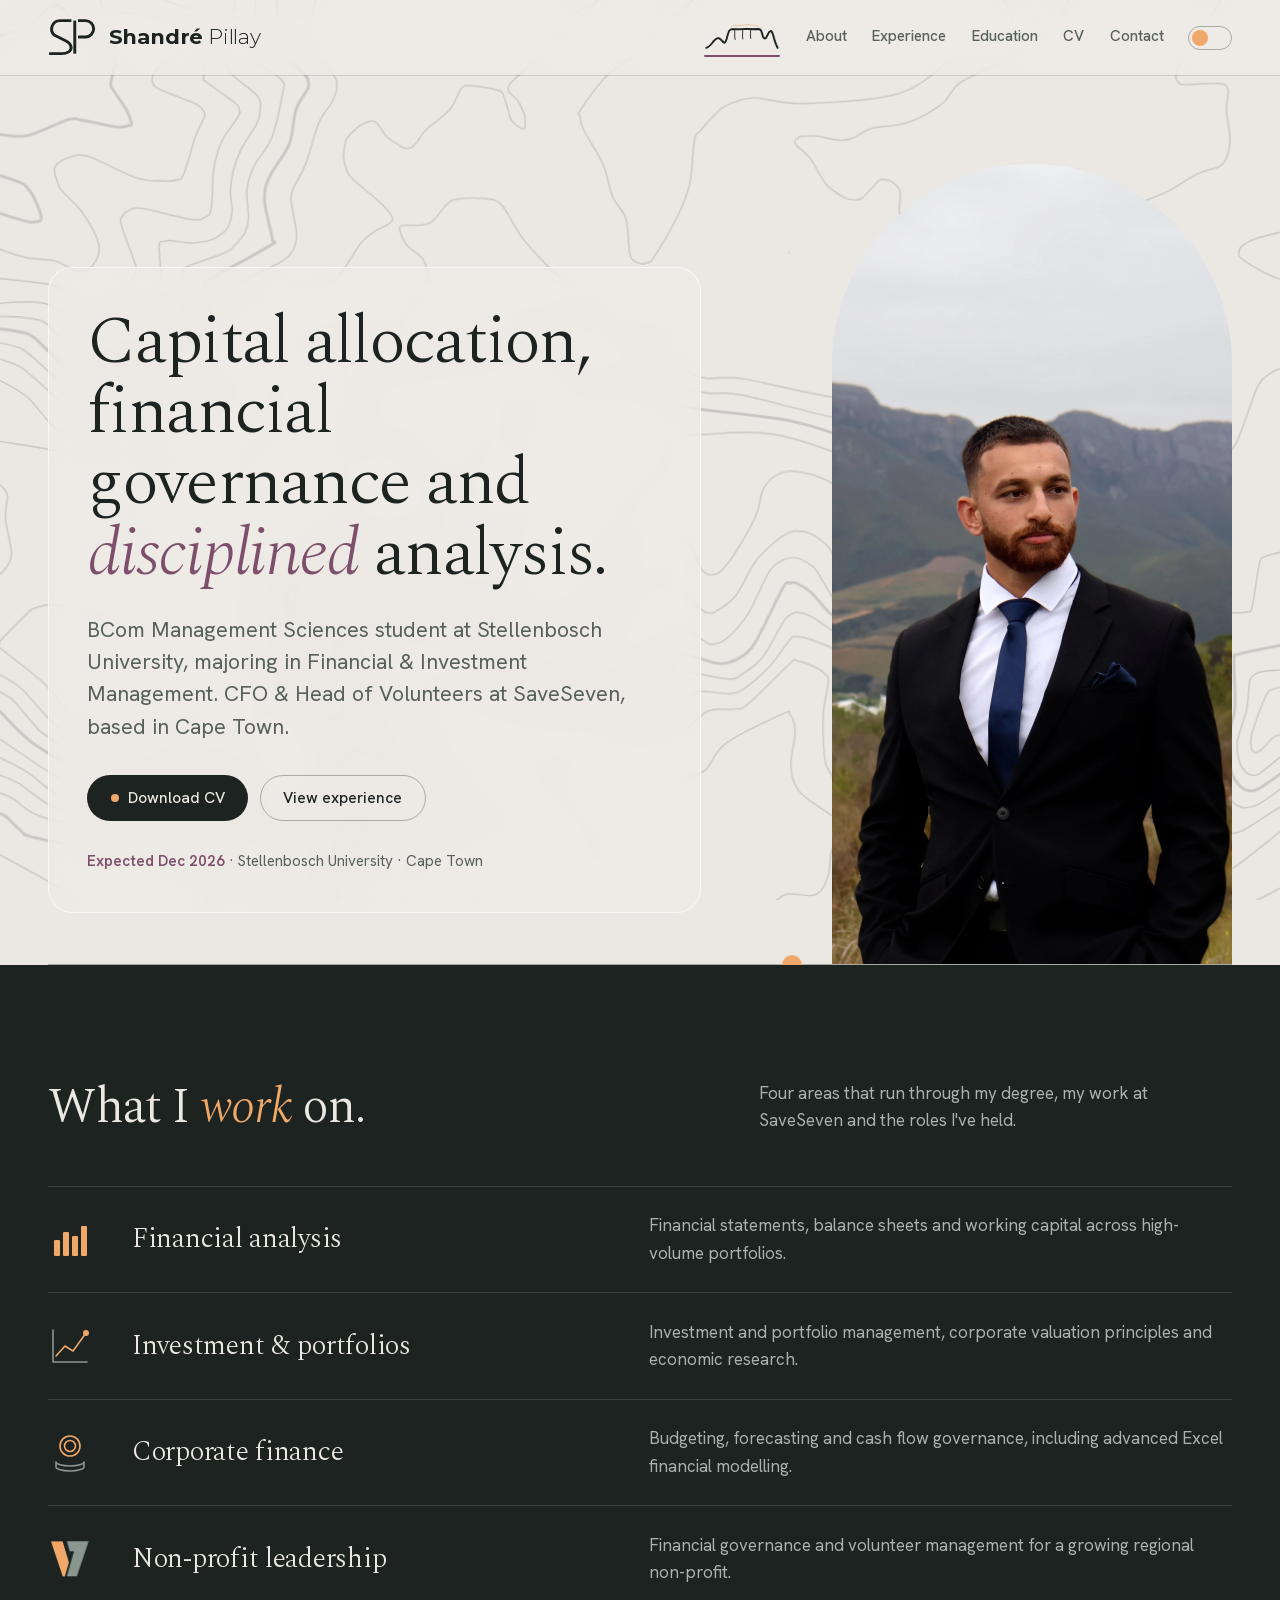
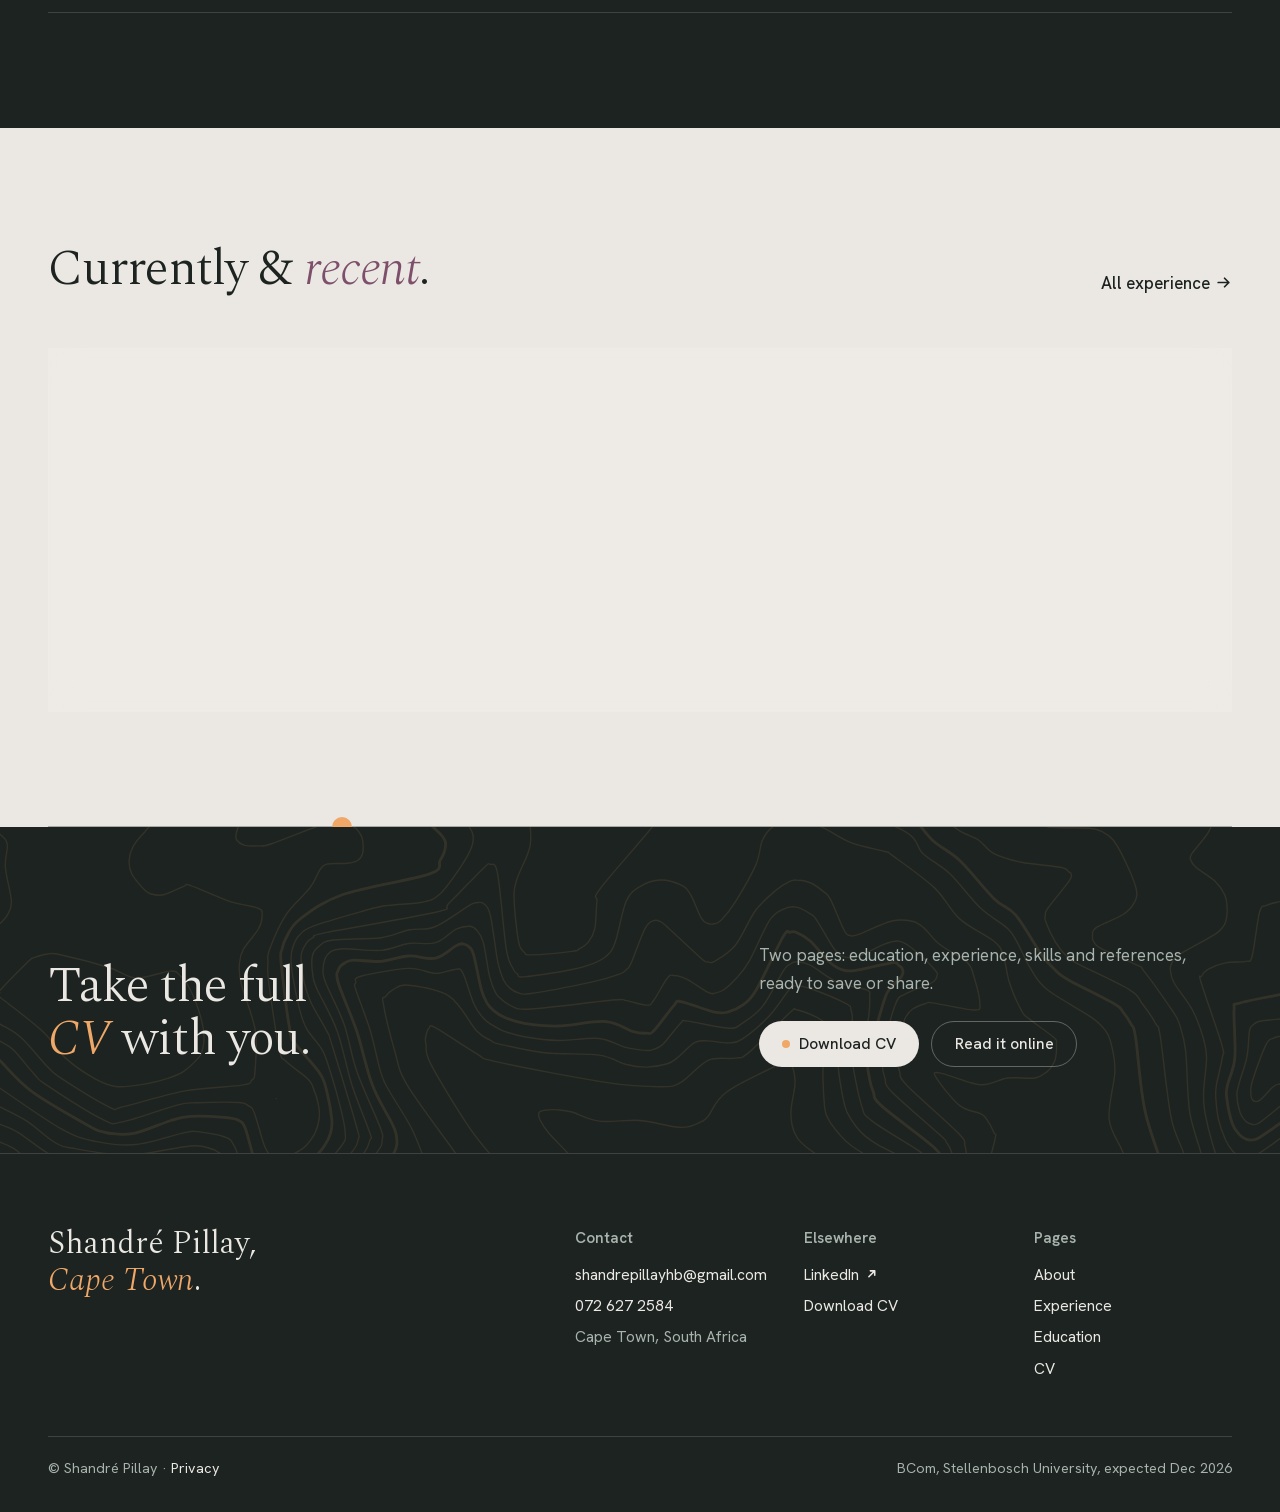
<file: index.html>
<!DOCTYPE html>
<html lang="en">
<head>
  <meta charset="utf-8">
  <meta name="viewport" content="width=device-width, initial-scale=1">
  <title>Home | Shandré Pillay</title>
  <meta name="description" content="Shandré Pillay — BCom Financial & Investment Management student at Stellenbosch University, CFO & Head of Volunteers at SaveSeven.">
  <link rel="icon" href="assets/img/favicon.svg" type="image/svg+xml">
  <link rel="preload" href="assets/fonts/spectral-300-latin.woff2" as="font" type="font/woff2" crossorigin>
  <link rel="preload" href="assets/fonts/hanken-grotesk-latin.woff2" as="font" type="font/woff2" crossorigin>
  <link rel="stylesheet" href="assets/css/main.css">
  <script>try{if(localStorage.getItem('theme')==='dark'||(!localStorage.getItem('theme')&&matchMedia('(prefers-color-scheme: dark)').matches))document.documentElement.style.background='#121716'}catch(e){}</script>
  <script>try{if(sessionStorage.getItem('veil')){sessionStorage.removeItem('veil');document.documentElement.classList.add('veil-in')}}catch(e){}</script>
</head>
<body>

<div class="page">

  <header class="site-header">
    <a href="index.html" class="brand" aria-label="Shandré Pillay — home">
      <svg class="logo-mark" viewBox="0 0 292 238" aria-hidden="true">
        <path class="lg lg-s" pathLength="1" d="M145,16 H75 A52 52 0 0 0 38,105 L112,143 C146,160 154,192 128,210 C114,219 100,221 85,221 H7"/>
        <path class="lg lg-p1" pathLength="1" d="M166,16 V221"/>
        <path class="lg lg-p2" pathLength="1" d="M186,16 H232 A51 51 0 0 1 232,118 H186"/>
      </svg>
      <span class="logo-word"><b>Shandré</b> Pillay</span>
    </a>
    <div class="header-right">
      <ul class="nav-list">
        <li><a class="nav-link mtn-link active" href="index.html" title="Home">
          <svg class="mtn" viewBox="-2 0 134 48" aria-hidden="true">
            <path class="sk c" pathLength="1" d="M46,6 C54,2.8 62,5.5 70,3.5 C78,2 86,4.5 94,5.5"/>
            <path class="sk m2" pathLength="1" d="M3,43 C9,41 12,36 16,31 C19,27.5 22,25 25.5,26 C28.5,27 30.5,30 33,33 L35,34 C38,33 39,27 40.5,21 L43,13.5 C44,11 46,10 49,9.8 L61,10.4 L73,9.4 L85,10 L95,9.6 C98,9.8 99,11 100,13 L103,23 C104,26 106,27 108,26 C110,23 112,18 114.5,14.5 L117,13 C119,14 120,17 121.5,22 C123,28 125.5,37 129,43"/>
            <path class="sk m1" pathLength="1" d="M2,44 C8,42 11,37 15,32 C18,28.5 21,26 24.5,27 C27.5,28 29.5,31 32,34 L34,35 C37,34 38,28 39.5,22 L42,14.5 C43,12 45,11 48,10.8 L60,11.4 L72,10.4 L84,11 L94,10.6 C97,10.8 98,12 99,14 L102,24 C103,27 105,28 107,27 C109,24 111,19 113.5,15.5 L116,14 C118,15 119,18 120.5,23 C122,29 124.5,38 128,44"/>
            <path class="sk g g1" pathLength="1" d="M52,12.8 C53,18 51,23 53,29"/>
            <path class="sk g g2" pathLength="1" d="M66,12.2 C67,17 65,22 66.5,28"/>
            <path class="sk g g3" pathLength="1" d="M80,12.6 C81,17 79,22 80.5,27"/>
          </svg>
          <span class="mtn-label">Home</span>
        </a></li>
        <li><a class="nav-link" href="about.html">About</a></li>
        <li><a class="nav-link" href="experience.html">Experience</a></li>
        <li><a class="nav-link" href="education.html">Education</a></li>
        <li><a class="nav-link" href="cv.html">CV</a></li>
        <li><a class="nav-link" href="#contact">Contact</a></li>
      </ul>
      <button class="menu-toggle" aria-label="Toggle menu" aria-expanded="false"><svg viewBox="0 0 24 24" fill="none" stroke="currentColor" stroke-width="1.8" stroke-linecap="round"><path d="M3 6h18M3 12h18M3 18h18"/></svg></button>
      <button class="theme-switch" role="switch" aria-checked="false" aria-label="Toggle dark mode"></button>
    </div>
  </header>

  <main class="home">
    <section class="hero">
      <div class="hero-copy">
        <h1 class="hero-heading">Capital allocation, financial governance and <em>disciplined</em> analysis.</h1>
        <p class="hero-intro">BCom Management Sciences student at Stellenbosch University, majoring in Financial &amp; Investment Management. CFO &amp; Head of Volunteers at SaveSeven, based in Cape Town.</p>
        <div class="hero-actions">
          <a class="btn btn-primary" href="assets/docs/Shandre-Pillay-CV.pdf" download><span class="dot" aria-hidden="true"></span>Download CV</a>
          <a class="btn btn-ghost" href="experience.html">View experience</a>
        </div>
        <p class="meta hero-tag"><b>Expected Dec 2026</b> · Stellenbosch University · Cape Town</p>
      </div>
      <figure class="hero-figure">
        <img class="hero-photo" src="assets/img/profile.jpg" alt="Shandré Pillay" width="800" height="800" style="display:none">
        <div class="hero-photo-placeholder" aria-hidden="true">SP</div>
      </figure>
    </section>
    <div class="horizon" aria-hidden="true"><span class="sun"></span></div>

    <section class="focus band">
      <div class="focus-head strip-label">
        <h2>What I <em>work</em> on.</h2>
        <p>Four areas that run through my degree, my work at SaveSeven and the roles I've held.</p>
      </div>
      <ul class="strip-grid">
        <li class="strip-item">
          <div class="strip-icon"><svg viewBox="0 0 44 44" aria-hidden="true"><rect class="bar" x="6" y="22" width="6" height="16" rx="1"/><rect class="bar" x="15" y="14" width="6" height="24" rx="1"/><rect class="bar" x="24" y="18" width="6" height="20" rx="1"/><rect class="bar" x="33" y="8" width="6" height="30" rx="1"/></svg></div>
          <h3>Financial analysis</h3>
          <p>Financial statements, balance sheets and working capital across high-volume portfolios.</p>
        </li>
        <li class="strip-item">
          <div class="strip-icon"><svg viewBox="0 0 44 44" aria-hidden="true"><path class="ic-stroke ic-soft" d="M5 38h34M5 38V6"/><polyline class="ic-stroke trend-line" points="8,32 17,22 25,27 38,9"/><circle class="trend-dot" cx="38" cy="9" r="3"/></svg></div>
          <h3>Investment &amp; portfolios</h3>
          <p>Investment and portfolio management, corporate valuation principles and economic research.</p>
        </li>
        <li class="strip-item">
          <div class="strip-icon"><svg viewBox="0 0 44 44" aria-hidden="true"><path class="ic-stroke ic-soft" d="M8 31c0 2.2 6.3 4 14 4s14-1.8 14-4M8 36c0 2.2 6.3 4 14 4s14-1.8 14-4M8 31v5M36 31v5"/><g class="coin"><circle class="ic-stroke" cx="22" cy="15" r="10"/><circle class="ic-stroke" cx="22" cy="15" r="5.5"/></g></svg></div>
          <h3>Corporate finance</h3>
          <p>Budgeting, forecasting and cash flow governance, including advanced Excel financial modelling.</p>
        </li>
        <li class="strip-item">
          <div class="strip-icon strip-logo"><svg class="save7-mark" viewBox="0 0 1385 1291" role="img" aria-label="SaveSeven logo"><polygon class="v7 v7-a" points="0,5 428,5 660,777 509,1291 432,1291"/><polygon class="v7 v7-b" points="585,0 1385,0 952,1291 579,1285 848,368 685,368"/></svg></div>
          <h3>Non-profit leadership</h3>
          <p>Financial governance and volunteer management for a growing regional non-profit.</p>
        </li>
      </ul>
    </section>

    <section class="section">
      <div class="section-head">
        <h2>Currently &amp; <em>recent</em>.</h2>
        <a class="link-arrow" href="experience.html">All experience<svg class="arrow" viewBox="0 0 16 16" aria-hidden="true"><path d="M3 8h10M9 4l4 4-4 4"/></svg></a>
      </div>
      <div class="carousel" role="region" aria-roledescription="carousel" aria-label="Currently and recent">
        <div class="carousel-track" tabindex="0">
          <article class="slide">
            <div>
              <h3>Student panellist, SoTL Conference</h3>
              <p class="meta"><b>Nov 2026</b> · Stellenbosch University</p>
            </div>
            <p>One of five students on the panel &ldquo;Where is the line?&rdquo;, sharing what students found about generative AI in learning with an audience of more than 200.</p>
          </article>
          <article class="slide">
            <div>
              <h3>AI in Tertiary Education, STIAS</h3>
              <p class="meta"><b>Sep 2026</b> · AI research · Stellenbosch</p>
            </div>
            <p>Took part in a two-day Stellenbosch University and UCT workshop at the Stellenbosch Institute for Advanced Study on generative AI in higher education. Findings and guidelines will inform a policy framework.</p>
          </article>
          <article class="slide">
            <div>
              <h3>CFO &amp; Head of Volunteers</h3>
              <p class="meta"><b>Aug 2025 – Present</b> · SaveSeven · Cape Town</p>
            </div>
            <p>SaveSeven (non-profit organisation), Cape Town. Capital allocation, budgeting, financial reporting and volunteer leadership.</p>
          </article>
          <article class="slide">
            <div>
              <h3>Casual Sales Consultant</h3>
              <p class="meta"><b>Nov 2025 – Present</b> · Wedgewood · Cape Town</p>
            </div>
            <p>Wedgewood Crafted Confectionary, Cape Town. Point-of-sale, daily register reconciliation and bespoke corporate hampers.</p>
          </article>
          <article class="slide">
            <div>
              <h3>EMS Faculty Student Body</h3>
              <p class="meta"><b>Previously</b> · Stellenbosch University</p>
            </div>
            <p>Led the Corporate Companies and Professional Interactions portfolio, managing sponsor relationships.</p>
          </article>
        </div>
        <div class="carousel-controls">
          <button class="car-btn car-prev" type="button" aria-label="Previous"><svg viewBox="0 0 24 24" fill="none" stroke="currentColor" stroke-width="1.6" stroke-linecap="round" stroke-linejoin="round" aria-hidden="true"><path d="M15 5l-7 7 7 7"/></svg></button>
          <button class="car-btn car-next" type="button" aria-label="Next"><svg viewBox="0 0 24 24" fill="none" stroke="currentColor" stroke-width="1.6" stroke-linecap="round" stroke-linejoin="round" aria-hidden="true"><path d="M9 5l7 7-7 7"/></svg></button>
          <div class="car-dots" role="tablist" aria-label="Choose a slide"></div>
          <span class="car-count" aria-live="polite"></span>
        </div>
      </div>
    </section>
    <div class="horizon horizon-close" aria-hidden="true"><span class="sun"></span></div>

    <section class="close band">
      <div class="close-inner">
        <h2>Take the full <em>CV</em> with you.</h2>
        <div>
          <p>Two pages: education, experience, skills and references, ready to save or share.</p>
          <div class="hero-actions">
            <a class="btn btn-primary" href="assets/docs/Shandre-Pillay-CV.pdf" download><span class="dot" aria-hidden="true"></span>Download CV</a>
            <a class="btn btn-ghost" href="cv.html">Read it online</a>
          </div>
        </div>
      </div>
    </section>
  </main>

  <footer class="site-footer band" id="contact">
    <p class="footer-sign">Shandré Pillay, <em>Cape Town</em>.</p>
    <div>
      <h4>Contact</h4>
      <ul>
        <li><a href="mailto:shandrepillayhb@gmail.com">shandrepillayhb@gmail.com</a></li>
        <li><a href="tel:+27726272584">072 627 2584</a></li>
        <li><span>Cape Town, South Africa</span></li>
      </ul>
    </div>
    <div>
      <h4>Elsewhere</h4>
      <ul>
        <li><a href="https://www.linkedin.com/in/shandre-pillay-23a5292a1/" target="_blank" rel="noopener">LinkedIn<svg class="arrow" viewBox="0 0 16 16" aria-hidden="true"><path d="M5 11 11 5M6.5 5H11v4.5"/></svg></a></li>
        <li><a href="assets/docs/Shandre-Pillay-CV.pdf" download>Download CV</a></li>
      </ul>
    </div>
    <div>
      <h4>Pages</h4>
      <ul>
        <li><a href="about.html">About</a></li>
        <li><a href="experience.html">Experience</a></li>
        <li><a href="education.html">Education</a></li>
        <li><a href="cv.html">CV</a></li>
      </ul>
    </div>
    <div class="footer-bottom"><span>&copy; Shandré Pillay · <a href="privacy.html">Privacy</a></span><span>BCom, Stellenbosch University, expected Dec 2026</span></div>
  </footer></div>

<button class="back-to-top" aria-label="Back to top"><svg viewBox="0 0 24 24" fill="none" stroke="currentColor" stroke-width="2" stroke-linecap="round" stroke-linejoin="round"><path d="M12 19V5M5 12l7-7 7 7"/></svg></button>
<script src="assets/js/site.js"></script>
</body>
</html>
</file>
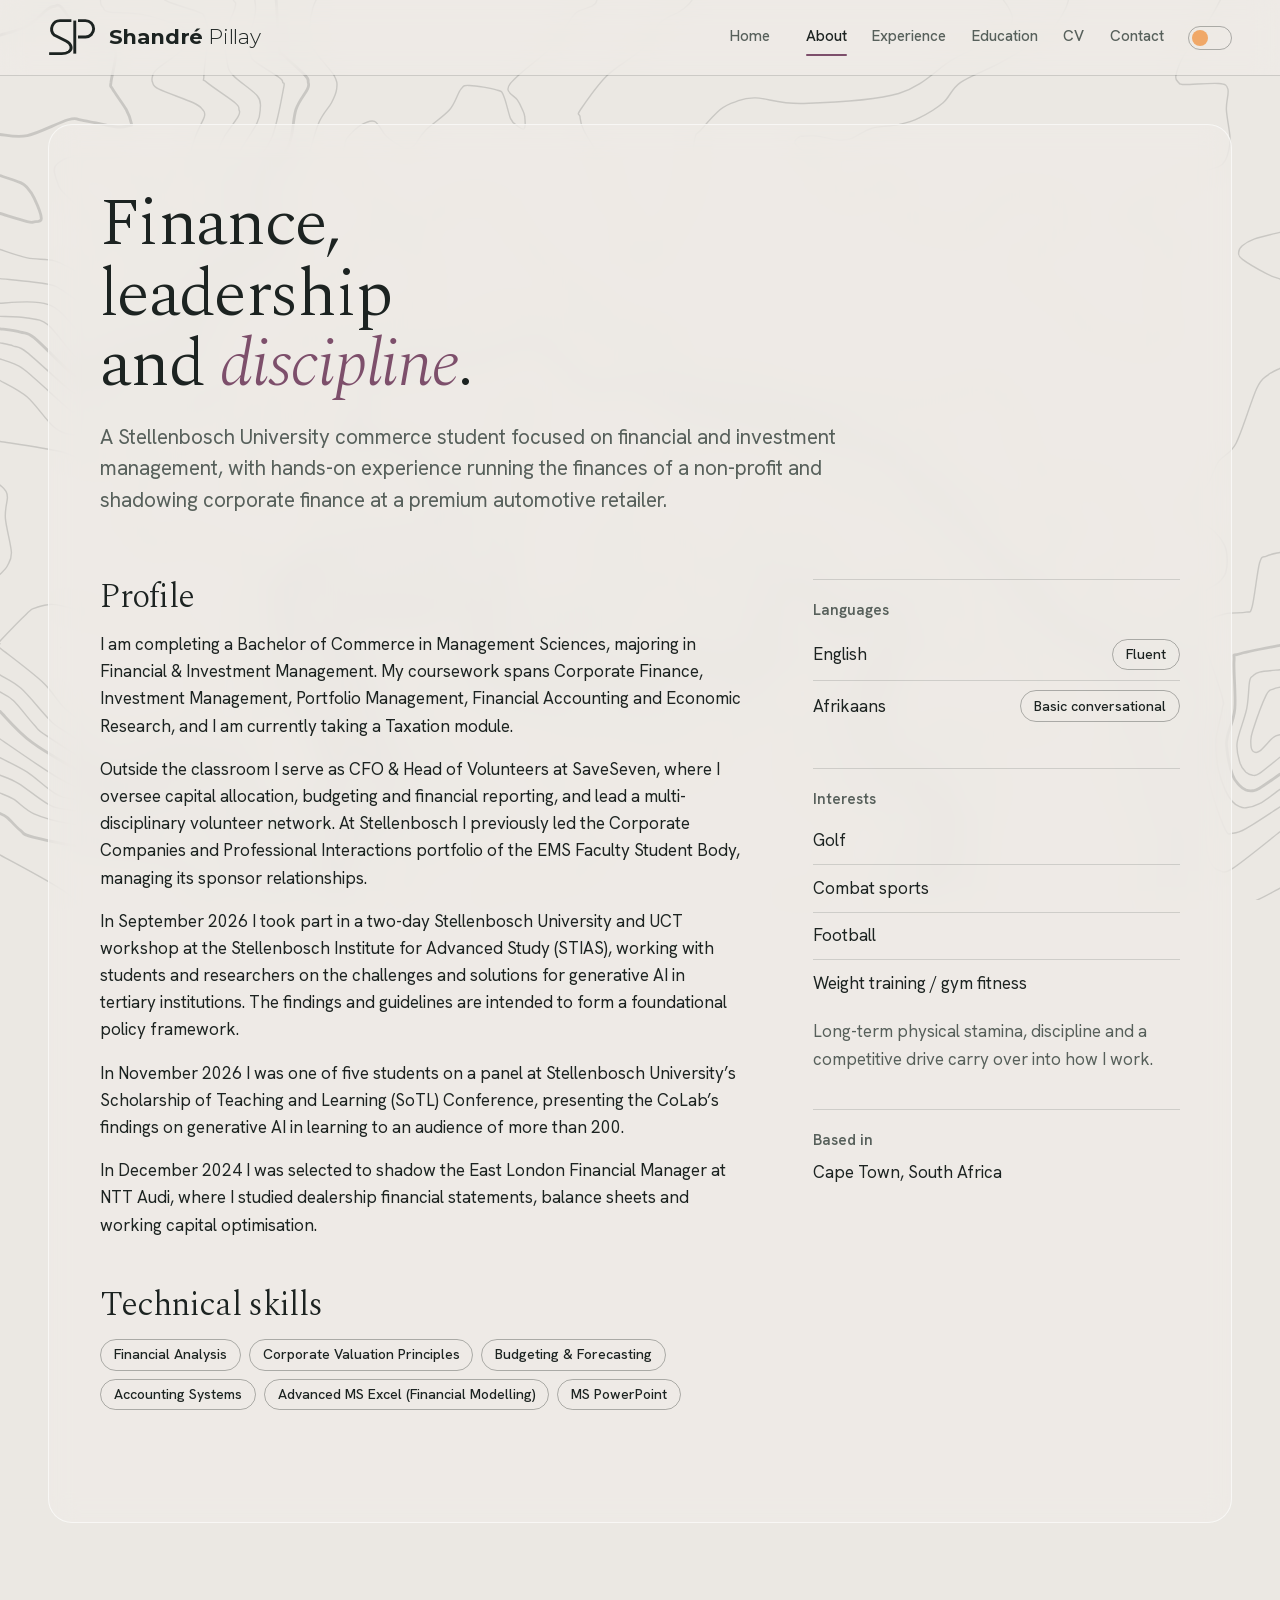
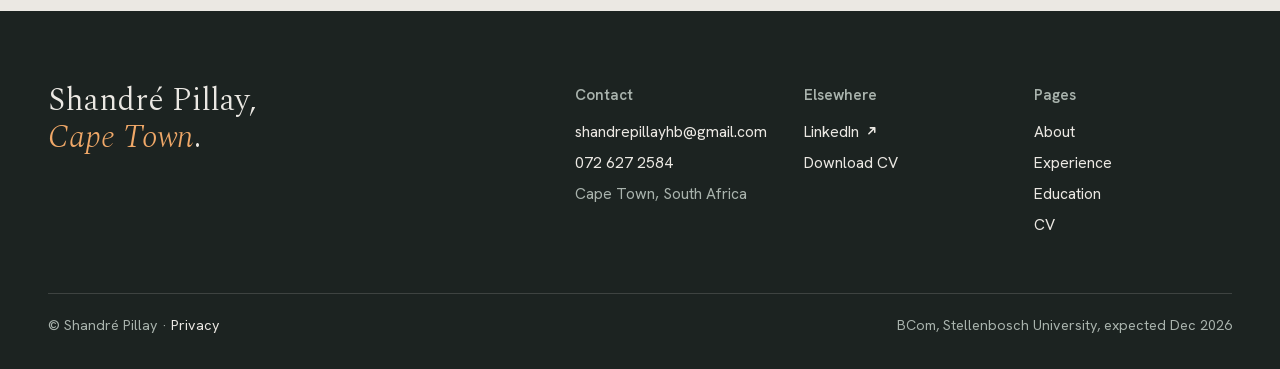
<file: about.html>
<!DOCTYPE html>
<html lang="en">
<head>
  <meta charset="utf-8">
  <meta name="viewport" content="width=device-width, initial-scale=1">
  <title>About | Shandré Pillay</title>
  <meta name="description" content="About Shandré Pillay — skills, languages and interests.">
  <link rel="icon" href="assets/img/favicon.svg" type="image/svg+xml">
  <link rel="preload" href="assets/fonts/spectral-300-latin.woff2" as="font" type="font/woff2" crossorigin>
  <link rel="preload" href="assets/fonts/hanken-grotesk-latin.woff2" as="font" type="font/woff2" crossorigin>
  <link rel="stylesheet" href="assets/css/main.css">
  <script>try{if(localStorage.getItem('theme')==='dark'||(!localStorage.getItem('theme')&&matchMedia('(prefers-color-scheme: dark)').matches))document.documentElement.style.background='#121716'}catch(e){}</script>
  <script>try{if(sessionStorage.getItem('veil')){sessionStorage.removeItem('veil');document.documentElement.classList.add('veil-in')}}catch(e){}</script>
</head>
<body>
<div class="page">

  <header class="site-header">
    <a href="index.html" class="brand" aria-label="Shandré Pillay — home">
      <svg class="logo-mark" viewBox="0 0 292 238" aria-hidden="true">
        <path class="lg lg-s" pathLength="1" d="M145,16 H75 A52 52 0 0 0 38,105 L112,143 C146,160 154,192 128,210 C114,219 100,221 85,221 H7"/>
        <path class="lg lg-p1" pathLength="1" d="M166,16 V221"/>
        <path class="lg lg-p2" pathLength="1" d="M186,16 H232 A51 51 0 0 1 232,118 H186"/>
      </svg>
      <span class="logo-word"><b>Shandré</b> Pillay</span>
    </a>
    <div class="header-right">
      <ul class="nav-list">
        <li><a class="nav-link mtn-link mtn-text" href="index.html" title="Home">
          <svg class="mtn" viewBox="-2 0 134 48" aria-hidden="true">
            <path class="sk c" pathLength="1" d="M46,6 C54,2.8 62,5.5 70,3.5 C78,2 86,4.5 94,5.5"/>
            <path class="sk m2" pathLength="1" d="M3,43 C9,41 12,36 16,31 C19,27.5 22,25 25.5,26 C28.5,27 30.5,30 33,33 L35,34 C38,33 39,27 40.5,21 L43,13.5 C44,11 46,10 49,9.8 L61,10.4 L73,9.4 L85,10 L95,9.6 C98,9.8 99,11 100,13 L103,23 C104,26 106,27 108,26 C110,23 112,18 114.5,14.5 L117,13 C119,14 120,17 121.5,22 C123,28 125.5,37 129,43"/>
            <path class="sk m1" pathLength="1" d="M2,44 C8,42 11,37 15,32 C18,28.5 21,26 24.5,27 C27.5,28 29.5,31 32,34 L34,35 C37,34 38,28 39.5,22 L42,14.5 C43,12 45,11 48,10.8 L60,11.4 L72,10.4 L84,11 L94,10.6 C97,10.8 98,12 99,14 L102,24 C103,27 105,28 107,27 C109,24 111,19 113.5,15.5 L116,14 C118,15 119,18 120.5,23 C122,29 124.5,38 128,44"/>
            <path class="sk g g1" pathLength="1" d="M52,12.8 C53,18 51,23 53,29"/>
            <path class="sk g g2" pathLength="1" d="M66,12.2 C67,17 65,22 66.5,28"/>
            <path class="sk g g3" pathLength="1" d="M80,12.6 C81,17 79,22 80.5,27"/>
          </svg>
          <span class="mtn-label">Home</span>
        </a></li>
        <li><a class="nav-link active" href="about.html">About</a></li>
        <li><a class="nav-link" href="experience.html">Experience</a></li>
        <li><a class="nav-link" href="education.html">Education</a></li>
        <li><a class="nav-link" href="cv.html">CV</a></li>
        <li><a class="nav-link" href="#contact">Contact</a></li>
      </ul>
      <button class="menu-toggle" aria-label="Toggle menu" aria-expanded="false"><svg viewBox="0 0 24 24" fill="none" stroke="currentColor" stroke-width="1.8" stroke-linecap="round"><path d="M3 6h18M3 12h18M3 18h18"/></svg></button>
      <button class="theme-switch" role="switch" aria-checked="false" aria-label="Toggle dark mode"></button>
    </div>
  </header>

  <main>
    <h1 class="page-title">Finance, leadership and <em>discipline</em>.</h1>
    <p class="page-lede">A Stellenbosch University commerce student focused on financial and investment management, with hands-on experience running the finances of a non-profit and shadowing corporate finance at a premium automotive retailer.</p>

    <div class="two-col">
      <div>
        <div class="section">
          <div class="section-head"><h2>Profile</h2></div>
          <p>I am completing a Bachelor of Commerce in Management Sciences, majoring in Financial &amp; Investment Management. My coursework spans Corporate Finance, Investment Management, Portfolio Management, Financial Accounting and Economic Research, and I am currently taking a Taxation module.</p>
          <p>Outside the classroom I serve as CFO &amp; Head of Volunteers at SaveSeven, where I oversee capital allocation, budgeting and financial reporting, and lead a multi-disciplinary volunteer network. At Stellenbosch I previously led the Corporate Companies and Professional Interactions portfolio of the EMS Faculty Student Body, managing its sponsor relationships.</p>
          <p>In September 2026 I took part in a two-day Stellenbosch University and UCT workshop at the Stellenbosch Institute for Advanced Study (STIAS), working with students and researchers on the challenges and solutions for generative AI in tertiary institutions. The findings and guidelines are intended to form a foundational policy framework.</p>
          <p>In November 2026 I was one of five students on a panel at Stellenbosch University&rsquo;s Scholarship of Teaching and Learning (SoTL) Conference, presenting the CoLab&rsquo;s findings on generative AI in learning to an audience of more than 200.</p>
          <p>In December 2024 I was selected to shadow the East London Financial Manager at NTT Audi, where I studied dealership financial statements, balance sheets and working capital optimisation.</p>
        </div>

        <div class="section">
          <div class="section-head"><h2>Technical skills</h2></div>
          <ul class="badges">
            <li class="badge">Financial Analysis</li>
            <li class="badge">Corporate Valuation Principles</li>
            <li class="badge">Budgeting &amp; Forecasting</li>
            <li class="badge">Accounting Systems</li>
            <li class="badge">Advanced MS Excel (Financial Modelling)</li>
            <li class="badge">MS PowerPoint</li>
          </ul>
        </div>
      </div>

      <aside>
        <div class="side-block">
          <h3 class="side-title">Languages</h3>
          <ul>
            <li>English <span class="badge">Fluent</span></li>
            <li>Afrikaans <span class="badge">Basic conversational</span></li>
          </ul>
        </div>
        <div class="side-block">
          <h3 class="side-title">Interests</h3>
          <ul>
            <li>Golf</li>
            <li>Combat sports</li>
            <li>Football</li>
            <li>Weight training / gym fitness</li>
          </ul>
          <p class="note">Long-term physical stamina, discipline and a competitive drive carry over into how I work.</p>
        </div>
        <div class="side-block">
          <h3 class="side-title">Based in</h3>
          <p>Cape Town, South Africa</p>
        </div>
      </aside>
    </div>
  </main>

  <footer class="site-footer band" id="contact">
    <p class="footer-sign">Shandré Pillay, <em>Cape Town</em>.</p>
    <div>
      <h4>Contact</h4>
      <ul>
        <li><a href="mailto:shandrepillayhb@gmail.com">shandrepillayhb@gmail.com</a></li>
        <li><a href="tel:+27726272584">072 627 2584</a></li>
        <li><span>Cape Town, South Africa</span></li>
      </ul>
    </div>
    <div>
      <h4>Elsewhere</h4>
      <ul>
        <li><a href="https://www.linkedin.com/in/shandre-pillay-23a5292a1/" target="_blank" rel="noopener">LinkedIn<svg class="arrow" viewBox="0 0 16 16" aria-hidden="true"><path d="M5 11 11 5M6.5 5H11v4.5"/></svg></a></li>
        <li><a href="assets/docs/Shandre-Pillay-CV.pdf" download>Download CV</a></li>
      </ul>
    </div>
    <div>
      <h4>Pages</h4>
      <ul>
        <li><a href="about.html">About</a></li>
        <li><a href="experience.html">Experience</a></li>
        <li><a href="education.html">Education</a></li>
        <li><a href="cv.html">CV</a></li>
      </ul>
    </div>
    <div class="footer-bottom"><span>&copy; Shandré Pillay · <a href="privacy.html">Privacy</a></span><span>BCom, Stellenbosch University, expected Dec 2026</span></div>
  </footer></div>

<button class="back-to-top" aria-label="Back to top"><svg viewBox="0 0 24 24" fill="none" stroke="currentColor" stroke-width="2" stroke-linecap="round" stroke-linejoin="round"><path d="M12 19V5M5 12l7-7 7 7"/></svg></button>
<script src="assets/js/site.js"></script>
</body>
</html>
</file>
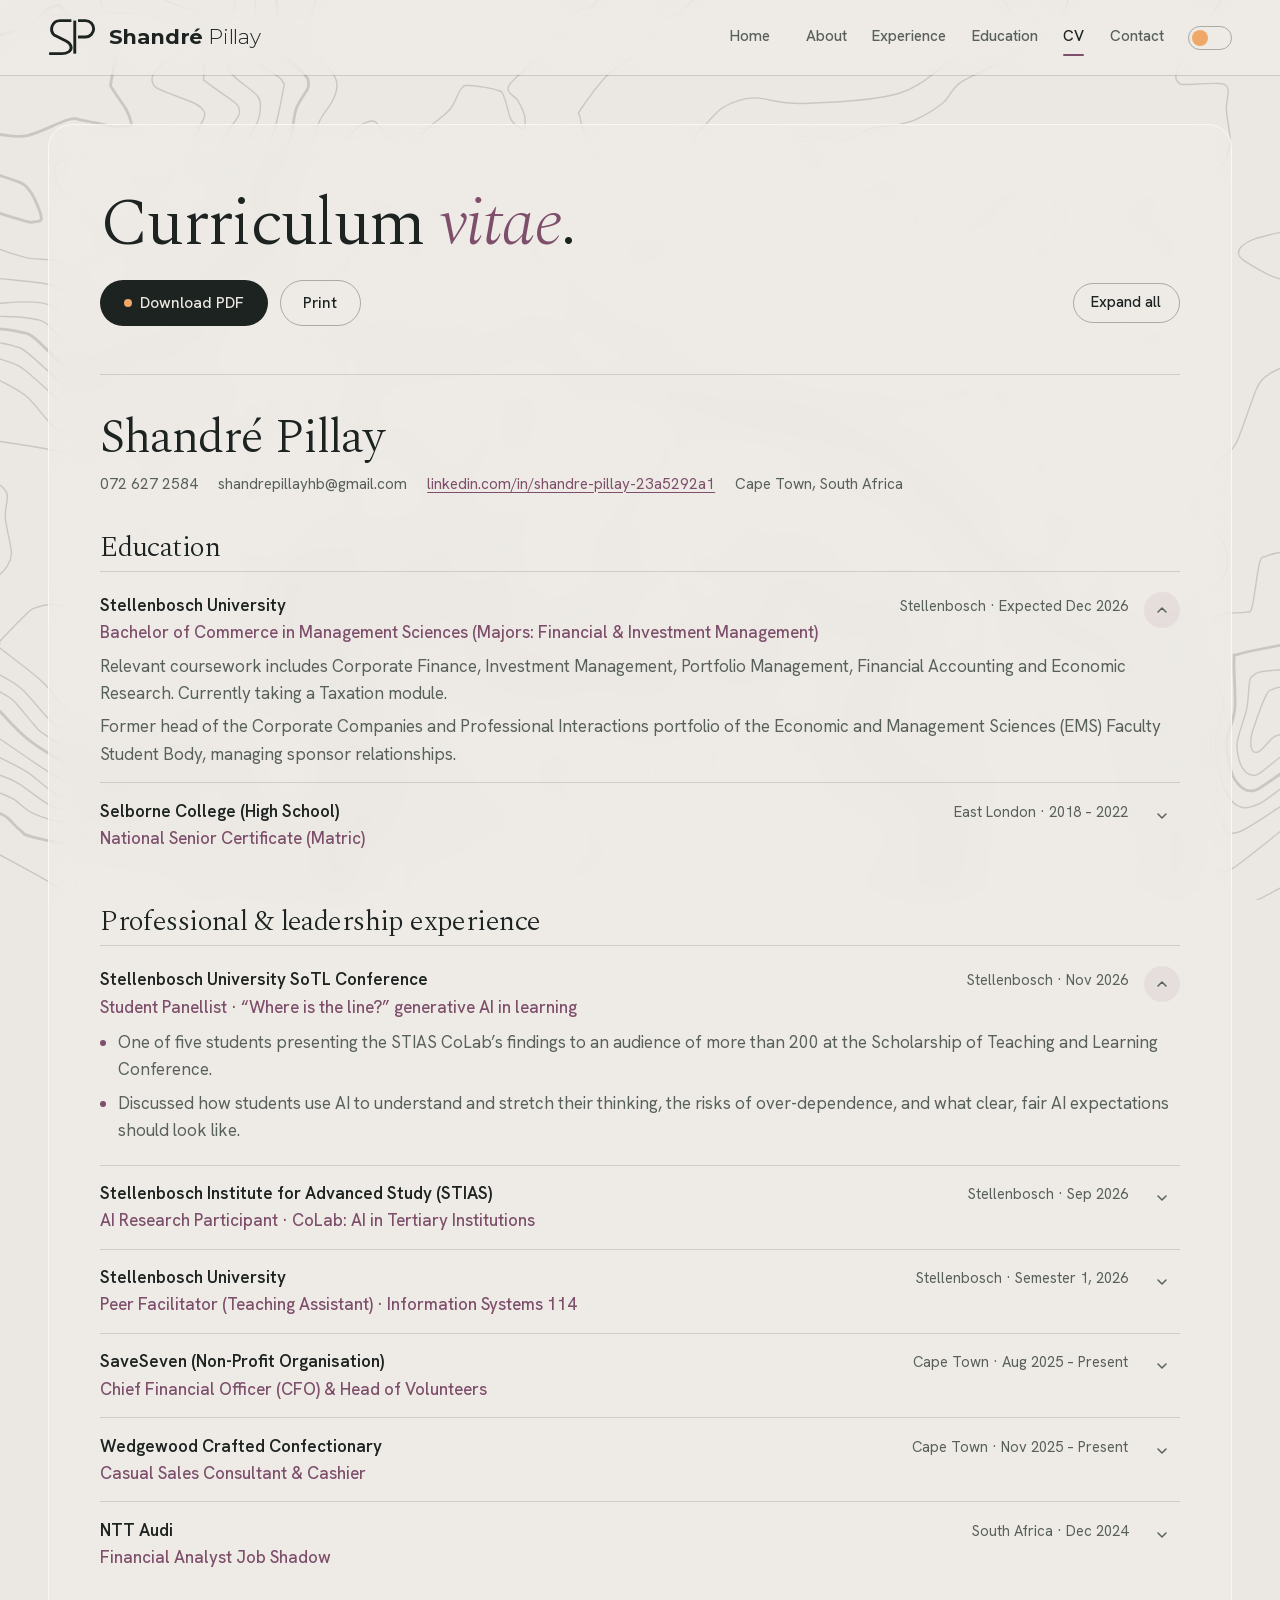
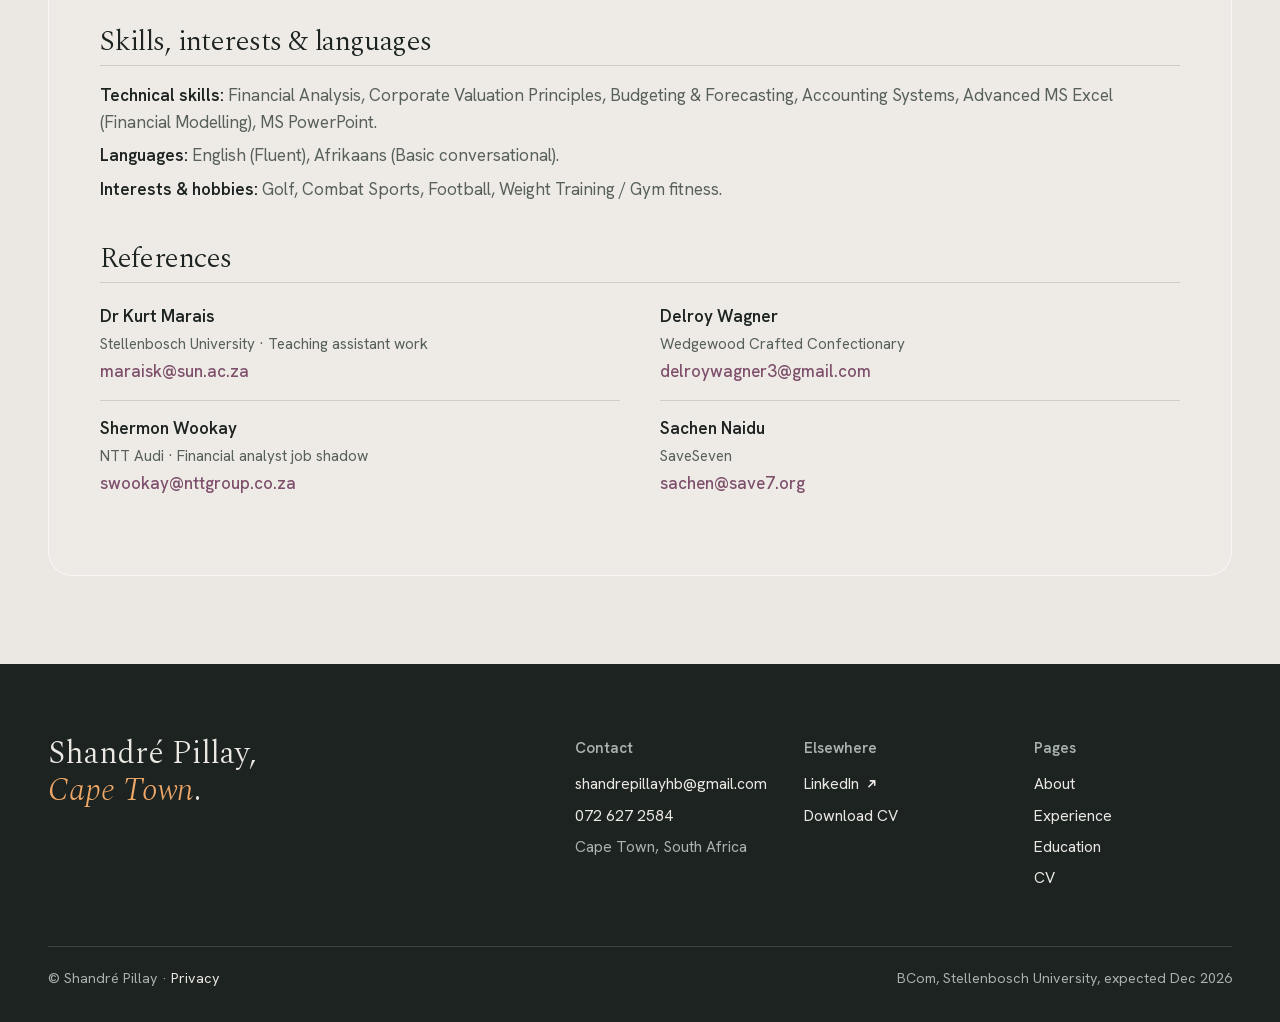
<file: cv.html>
<!DOCTYPE html>
<html lang="en">
<head>
  <meta charset="utf-8">
  <meta name="viewport" content="width=device-width, initial-scale=1">
  <title>CV | Shandré Pillay</title>
  <meta name="description" content="Curriculum vitae of Shandré Pillay.">
  <link rel="icon" href="assets/img/favicon.svg" type="image/svg+xml">
  <link rel="preload" href="assets/fonts/spectral-300-latin.woff2" as="font" type="font/woff2" crossorigin>
  <link rel="preload" href="assets/fonts/hanken-grotesk-latin.woff2" as="font" type="font/woff2" crossorigin>
  <link rel="stylesheet" href="assets/css/main.css">
  <script>try{if(localStorage.getItem('theme')==='dark'||(!localStorage.getItem('theme')&&matchMedia('(prefers-color-scheme: dark)').matches))document.documentElement.style.background='#121716'}catch(e){}</script>
  <script>try{if(sessionStorage.getItem('veil')){sessionStorage.removeItem('veil');document.documentElement.classList.add('veil-in')}}catch(e){}</script>
</head>
<body>
<div class="page">

  <header class="site-header">
    <a href="index.html" class="brand" aria-label="Shandré Pillay — home">
      <svg class="logo-mark" viewBox="0 0 292 238" aria-hidden="true">
        <path class="lg lg-s" pathLength="1" d="M145,16 H75 A52 52 0 0 0 38,105 L112,143 C146,160 154,192 128,210 C114,219 100,221 85,221 H7"/>
        <path class="lg lg-p1" pathLength="1" d="M166,16 V221"/>
        <path class="lg lg-p2" pathLength="1" d="M186,16 H232 A51 51 0 0 1 232,118 H186"/>
      </svg>
      <span class="logo-word"><b>Shandré</b> Pillay</span>
    </a>
    <div class="header-right">
      <ul class="nav-list">
        <li><a class="nav-link mtn-link mtn-text" href="index.html" title="Home">
          <svg class="mtn" viewBox="-2 0 134 48" aria-hidden="true">
            <path class="sk c" pathLength="1" d="M46,6 C54,2.8 62,5.5 70,3.5 C78,2 86,4.5 94,5.5"/>
            <path class="sk m2" pathLength="1" d="M3,43 C9,41 12,36 16,31 C19,27.5 22,25 25.5,26 C28.5,27 30.5,30 33,33 L35,34 C38,33 39,27 40.5,21 L43,13.5 C44,11 46,10 49,9.8 L61,10.4 L73,9.4 L85,10 L95,9.6 C98,9.8 99,11 100,13 L103,23 C104,26 106,27 108,26 C110,23 112,18 114.5,14.5 L117,13 C119,14 120,17 121.5,22 C123,28 125.5,37 129,43"/>
            <path class="sk m1" pathLength="1" d="M2,44 C8,42 11,37 15,32 C18,28.5 21,26 24.5,27 C27.5,28 29.5,31 32,34 L34,35 C37,34 38,28 39.5,22 L42,14.5 C43,12 45,11 48,10.8 L60,11.4 L72,10.4 L84,11 L94,10.6 C97,10.8 98,12 99,14 L102,24 C103,27 105,28 107,27 C109,24 111,19 113.5,15.5 L116,14 C118,15 119,18 120.5,23 C122,29 124.5,38 128,44"/>
            <path class="sk g g1" pathLength="1" d="M52,12.8 C53,18 51,23 53,29"/>
            <path class="sk g g2" pathLength="1" d="M66,12.2 C67,17 65,22 66.5,28"/>
            <path class="sk g g3" pathLength="1" d="M80,12.6 C81,17 79,22 80.5,27"/>
          </svg>
          <span class="mtn-label">Home</span>
        </a></li>
        <li><a class="nav-link" href="about.html">About</a></li>
        <li><a class="nav-link" href="experience.html">Experience</a></li>
        <li><a class="nav-link" href="education.html">Education</a></li>
        <li><a class="nav-link active" href="cv.html">CV</a></li>
        <li><a class="nav-link" href="#contact">Contact</a></li>
      </ul>
      <button class="menu-toggle" aria-label="Toggle menu" aria-expanded="false"><svg viewBox="0 0 24 24" fill="none" stroke="currentColor" stroke-width="1.8" stroke-linecap="round"><path d="M3 6h18M3 12h18M3 18h18"/></svg></button>
      <button class="theme-switch" role="switch" aria-checked="false" aria-label="Toggle dark mode"></button>
    </div>
  </header>

  <main data-accordion>
    <h1 class="page-title">Curriculum <em>vitae</em>.</h1>
    
    <div class="cv-bar">
      <a class="btn btn-primary" href="assets/docs/Shandre-Pillay-CV.pdf" download><span class="dot" aria-hidden="true"></span>Download PDF</a>
      <button class="btn btn-ghost" type="button" onclick="window.print()">Print</button>
    </div>

    <div class="cv-sheet">
      <div class="cv-head">
        <div class="cv-name">Shandré Pillay</div>
        <div class="cv-contact"><span>072 627 2584</span><span>shandrepillayhb@gmail.com</span><a href="https://www.linkedin.com/in/shandre-pillay-23a5292a1/" target="_blank" rel="noopener">linkedin.com/in/shandre-pillay-23a5292a1</a><span>Cape Town, South Africa</span></div>
      </div>
      <h2>Education</h2>
      <div class="cv-item">
        <div class="cv-row"><strong>Stellenbosch University</strong><span>Stellenbosch · Expected Dec 2026</span></div>
        <div class="cv-sub">Bachelor of Commerce in Management Sciences (Majors: Financial &amp; Investment Management)</div>
        <p>Relevant coursework includes Corporate Finance, Investment Management, Portfolio Management, Financial Accounting and Economic Research. Currently taking a Taxation module.</p>
        <p>Former head of the Corporate Companies and Professional Interactions portfolio of the Economic and Management Sciences (EMS) Faculty Student Body, managing sponsor relationships.</p>
      </div>
      <div class="cv-item">
        <div class="cv-row"><strong>Selborne College (High School)</strong><span>East London · 2018 – 2022</span></div>
        <div class="cv-sub">National Senior Certificate (Matric)</div>
        <p>Subjects: Mathematics, Physical Science, Accounting, History, English, Afrikaans. School Prefect and Class Representative; 1st Football Team Vice-Captain.</p>
      </div>

      <h2>Professional &amp; leadership experience</h2>
      <div class="cv-item">
        <div class="cv-row"><strong>Stellenbosch University SoTL Conference</strong><span>Stellenbosch · Nov 2026</span></div>
        <div class="cv-sub">Student Panellist · &ldquo;Where is the line?&rdquo; generative AI in learning</div>
        <ul>
          <li>One of five students presenting the STIAS CoLab&rsquo;s findings to an audience of more than 200 at the Scholarship of Teaching and Learning Conference.</li>
          <li>Discussed how students use AI to understand and stretch their thinking, the risks of over-dependence, and what clear, fair AI expectations should look like.</li>
        </ul>
      </div>
      <div class="cv-item">
        <div class="cv-row"><strong>Stellenbosch Institute for Advanced Study (STIAS)</strong><span>Stellenbosch · Sep 2026</span></div>
        <div class="cv-sub">AI Research Participant · CoLab: AI in Tertiary Institutions</div>
        <ul>
          <li>Took part in a two-day event co-hosted by Stellenbosch University and the University of Cape Town, working with students and researchers from both institutions to identify the key challenges and actionable solutions for generative AI in tertiary institutions.</li>
          <li>Findings and a comprehensive set of guidelines are due to be published as a foundational policy framework for generative AI use across tertiary institutions.</li>
        </ul>
      </div>
      <div class="cv-item">
        <div class="cv-row"><strong>Stellenbosch University</strong><span>Stellenbosch · Semester 1, 2026</span></div>
        <div class="cv-sub">Peer Facilitator (Teaching Assistant) · Information Systems 114</div>
        <ul>
          <li>Facilitated tutorials for first-year students in Information Systems 114, a module focused on teaching Excel.</li>
          <li>Answered students' questions in tutorials and helped them navigate the module content.</li>
          <li>Invigilated module tests.</li>
        </ul>
      </div>      <div class="cv-item">
        <div class="cv-row"><strong>SaveSeven (Non-Profit Organisation)</strong><span>Cape Town · Aug 2025 – Present</span></div>
        <div class="cv-sub">Chief Financial Officer (CFO) &amp; Head of Volunteers</div>
        <ul>
          <li>Oversee strategic capital allocation, budgeting and financial reporting framework for a growing regional non-profit entity.</li>
          <li>Built robust accounting structures to monitor donor funding inflows and project-based expenditure outflows, ensuring 100% regulatory compliance.</li>
          <li>Direct a multi-disciplinary network of volunteers, restructuring task delegation to scale outreach productivity and community impact.</li>
        </ul>
      </div>
      <div class="cv-item">
        <div class="cv-row"><strong>Wedgewood Crafted Confectionary</strong><span>Cape Town · Nov 2025 – Present</span></div>
        <div class="cv-sub">Casual Sales Consultant &amp; Cashier</div>
        <ul>
          <li>Point-of-sale transaction processing, daily register reconciliations and luxury inventory assembly (bespoke corporate hampers) under tight seasonal timelines.</li>
        </ul>
      </div>
      <div class="cv-item">
        <div class="cv-row"><strong>NTT Audi</strong><span>South Africa · Dec 2024</span></div>
        <div class="cv-sub">Financial Analyst Job Shadow</div>
        <ul>
          <li>Shadowed the East London Financial Manager to observe corporate accounting workflows, financial controller activities and cash flow governance in the premium automotive market.</li>
          <li>Analysed dealership financial statements, balance sheets and working capital optimisation models across a high-volume luxury vehicle portfolio.</li>
        </ul>
      </div>

      <h2>Skills, interests &amp; languages</h2>
      <div class="cv-item">
        <p><strong style="color:var(--ink)">Technical skills:</strong> Financial Analysis, Corporate Valuation Principles, Budgeting &amp; Forecasting, Accounting Systems, Advanced MS Excel (Financial Modelling), MS PowerPoint.</p>
        <p><strong style="color:var(--ink)">Languages:</strong> English (Fluent), Afrikaans (Basic conversational).</p>
        <p><strong style="color:var(--ink)">Interests &amp; hobbies:</strong> Golf, Combat Sports, Football, Weight Training / Gym fitness.</p>
      </div>
      <h2>References</h2>
      <div class="cv-refs">
        <div class="cv-ref">
          <strong>Dr Kurt Marais</strong>
          <span>Stellenbosch University · Teaching assistant work</span>
          <a href="mailto:maraisk@sun.ac.za">maraisk@sun.ac.za</a>
        </div>
        <div class="cv-ref">
          <strong>Delroy Wagner</strong>
          <span>Wedgewood Crafted Confectionary</span>
          <a href="mailto:delroywagner3@gmail.com">delroywagner3@gmail.com</a>
        </div>
        <div class="cv-ref">
          <strong>Shermon Wookay</strong>
          <span>NTT Audi · Financial analyst job shadow</span>
          <a href="mailto:swookay@nttgroup.co.za">swookay@nttgroup.co.za</a>
        </div>
        <div class="cv-ref">
          <strong>Sachen Naidu</strong>
          <span>SaveSeven</span>
          <a href="mailto:sachen@save7.org">sachen@save7.org</a>
        </div>
      </div>
    </div>
  </main>

  <footer class="site-footer band" id="contact">
    <p class="footer-sign">Shandré Pillay, <em>Cape Town</em>.</p>
    <div>
      <h4>Contact</h4>
      <ul>
        <li><a href="mailto:shandrepillayhb@gmail.com">shandrepillayhb@gmail.com</a></li>
        <li><a href="tel:+27726272584">072 627 2584</a></li>
        <li><span>Cape Town, South Africa</span></li>
      </ul>
    </div>
    <div>
      <h4>Elsewhere</h4>
      <ul>
        <li><a href="https://www.linkedin.com/in/shandre-pillay-23a5292a1/" target="_blank" rel="noopener">LinkedIn<svg class="arrow" viewBox="0 0 16 16" aria-hidden="true"><path d="M5 11 11 5M6.5 5H11v4.5"/></svg></a></li>
        <li><a href="assets/docs/Shandre-Pillay-CV.pdf" download>Download CV</a></li>
      </ul>
    </div>
    <div>
      <h4>Pages</h4>
      <ul>
        <li><a href="about.html">About</a></li>
        <li><a href="experience.html">Experience</a></li>
        <li><a href="education.html">Education</a></li>
        <li><a href="cv.html">CV</a></li>
      </ul>
    </div>
    <div class="footer-bottom"><span>&copy; Shandré Pillay · <a href="privacy.html">Privacy</a></span><span>BCom, Stellenbosch University, expected Dec 2026</span></div>
  </footer></div>

<button class="back-to-top" aria-label="Back to top"><svg viewBox="0 0 24 24" fill="none" stroke="currentColor" stroke-width="2" stroke-linecap="round" stroke-linejoin="round"><path d="M12 19V5M5 12l7-7 7 7"/></svg></button>
<script src="assets/js/site.js"></script>
</body>
</html>
</file>
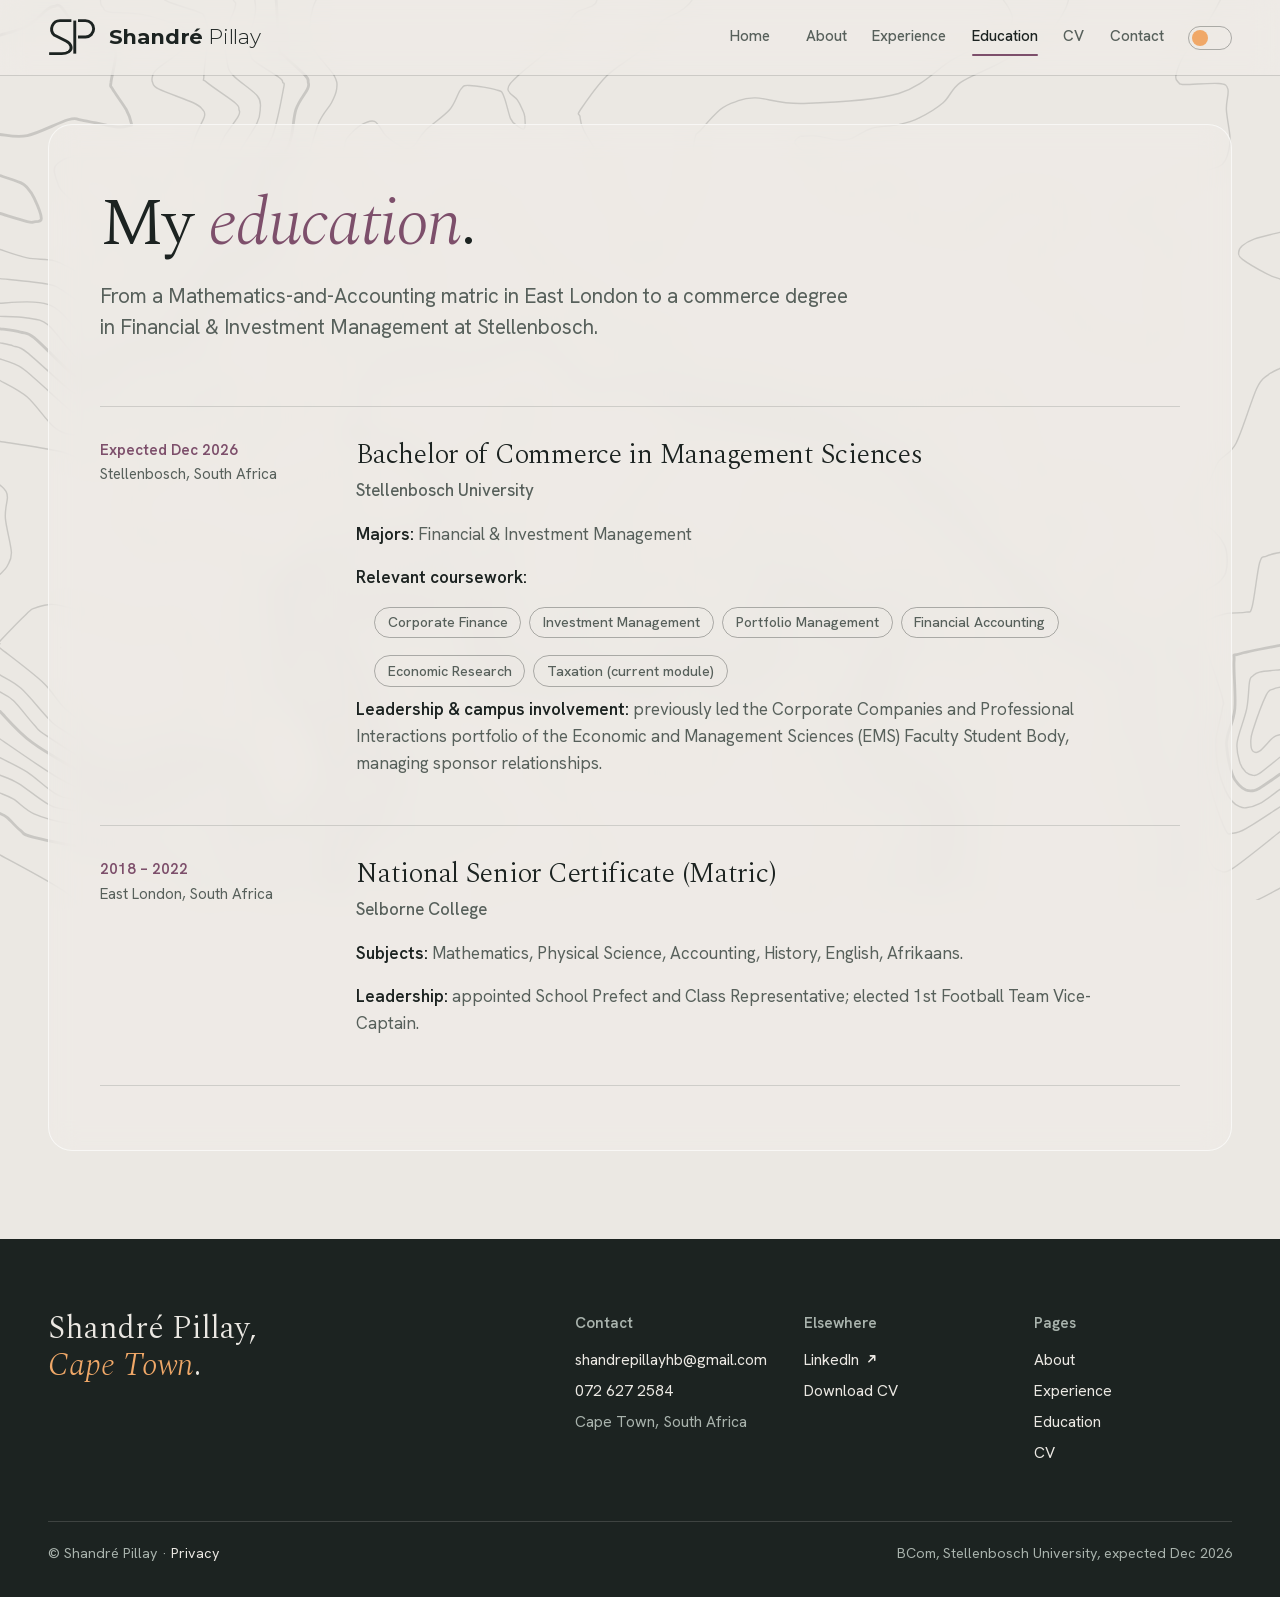
<file: education.html>
<!DOCTYPE html>
<html lang="en">
<head>
  <meta charset="utf-8">
  <meta name="viewport" content="width=device-width, initial-scale=1">
  <title>Education | Shandré Pillay</title>
  <meta name="description" content="Education of Shandré Pillay — Stellenbosch University and Selborne College.">
  <link rel="icon" href="assets/img/favicon.svg" type="image/svg+xml">
  <link rel="preload" href="assets/fonts/spectral-300-latin.woff2" as="font" type="font/woff2" crossorigin>
  <link rel="preload" href="assets/fonts/hanken-grotesk-latin.woff2" as="font" type="font/woff2" crossorigin>
  <link rel="stylesheet" href="assets/css/main.css">
  <script>try{if(localStorage.getItem('theme')==='dark'||(!localStorage.getItem('theme')&&matchMedia('(prefers-color-scheme: dark)').matches))document.documentElement.style.background='#121716'}catch(e){}</script>
  <script>try{if(sessionStorage.getItem('veil')){sessionStorage.removeItem('veil');document.documentElement.classList.add('veil-in')}}catch(e){}</script>
</head>
<body>
<div class="page">

  <header class="site-header">
    <a href="index.html" class="brand" aria-label="Shandré Pillay — home">
      <svg class="logo-mark" viewBox="0 0 292 238" aria-hidden="true">
        <path class="lg lg-s" pathLength="1" d="M145,16 H75 A52 52 0 0 0 38,105 L112,143 C146,160 154,192 128,210 C114,219 100,221 85,221 H7"/>
        <path class="lg lg-p1" pathLength="1" d="M166,16 V221"/>
        <path class="lg lg-p2" pathLength="1" d="M186,16 H232 A51 51 0 0 1 232,118 H186"/>
      </svg>
      <span class="logo-word"><b>Shandré</b> Pillay</span>
    </a>
    <div class="header-right">
      <ul class="nav-list">
        <li><a class="nav-link mtn-link mtn-text" href="index.html" title="Home">
          <svg class="mtn" viewBox="-2 0 134 48" aria-hidden="true">
            <path class="sk c" pathLength="1" d="M46,6 C54,2.8 62,5.5 70,3.5 C78,2 86,4.5 94,5.5"/>
            <path class="sk m2" pathLength="1" d="M3,43 C9,41 12,36 16,31 C19,27.5 22,25 25.5,26 C28.5,27 30.5,30 33,33 L35,34 C38,33 39,27 40.5,21 L43,13.5 C44,11 46,10 49,9.8 L61,10.4 L73,9.4 L85,10 L95,9.6 C98,9.8 99,11 100,13 L103,23 C104,26 106,27 108,26 C110,23 112,18 114.5,14.5 L117,13 C119,14 120,17 121.5,22 C123,28 125.5,37 129,43"/>
            <path class="sk m1" pathLength="1" d="M2,44 C8,42 11,37 15,32 C18,28.5 21,26 24.5,27 C27.5,28 29.5,31 32,34 L34,35 C37,34 38,28 39.5,22 L42,14.5 C43,12 45,11 48,10.8 L60,11.4 L72,10.4 L84,11 L94,10.6 C97,10.8 98,12 99,14 L102,24 C103,27 105,28 107,27 C109,24 111,19 113.5,15.5 L116,14 C118,15 119,18 120.5,23 C122,29 124.5,38 128,44"/>
            <path class="sk g g1" pathLength="1" d="M52,12.8 C53,18 51,23 53,29"/>
            <path class="sk g g2" pathLength="1" d="M66,12.2 C67,17 65,22 66.5,28"/>
            <path class="sk g g3" pathLength="1" d="M80,12.6 C81,17 79,22 80.5,27"/>
          </svg>
          <span class="mtn-label">Home</span>
        </a></li>
        <li><a class="nav-link" href="about.html">About</a></li>
        <li><a class="nav-link" href="experience.html">Experience</a></li>
        <li><a class="nav-link active" href="education.html">Education</a></li>
        <li><a class="nav-link" href="cv.html">CV</a></li>
        <li><a class="nav-link" href="#contact">Contact</a></li>
      </ul>
      <button class="menu-toggle" aria-label="Toggle menu" aria-expanded="false"><svg viewBox="0 0 24 24" fill="none" stroke="currentColor" stroke-width="1.8" stroke-linecap="round"><path d="M3 6h18M3 12h18M3 18h18"/></svg></button>
      <button class="theme-switch" role="switch" aria-checked="false" aria-label="Toggle dark mode"></button>
    </div>
  </header>

  <main>
    <h1 class="page-title">My <em>education</em>.</h1>
    <p class="page-lede">From a Mathematics-and-Accounting matric in East London to a commerce degree in Financial &amp; Investment Management at Stellenbosch.</p>

    <article class="entry">
      <div class="entry-meta"><strong>Expected Dec 2026</strong>Stellenbosch, South Africa</div>
      <div>
        <h2 class="entry-title">Bachelor of Commerce in Management Sciences</h2>
        <div class="org">Stellenbosch University</div>
        <p><strong style="color:var(--ink)">Majors:</strong> Financial &amp; Investment Management</p>
        <p><strong style="color:var(--ink)">Relevant coursework:</strong></p>
        <ul class="badges">
          <li class="badge">Corporate Finance</li>
          <li class="badge">Investment Management</li>
          <li class="badge">Portfolio Management</li>
          <li class="badge">Financial Accounting</li>
          <li class="badge">Economic Research</li>
          <li class="badge">Taxation (current module)</li>
        </ul>
        <p><strong style="color:var(--ink)">Leadership &amp; campus involvement:</strong> previously led the Corporate Companies and Professional Interactions portfolio of the Economic and Management Sciences (EMS) Faculty Student Body, managing sponsor relationships.</p>
      </div>
    </article>

    <article class="entry">
      <div class="entry-meta"><strong>2018 – 2022</strong>East London, South Africa</div>
      <div>
        <h2 class="entry-title">National Senior Certificate (Matric)</h2>
        <div class="org">Selborne College</div>
        <p><strong style="color:var(--ink)">Subjects:</strong> Mathematics, Physical Science, Accounting, History, English, Afrikaans.</p>
        <p><strong style="color:var(--ink)">Leadership:</strong> appointed School Prefect and Class Representative; elected 1st Football Team Vice-Captain.</p>
      </div>
    </article>
  </main>

  <footer class="site-footer band" id="contact">
    <p class="footer-sign">Shandré Pillay, <em>Cape Town</em>.</p>
    <div>
      <h4>Contact</h4>
      <ul>
        <li><a href="mailto:shandrepillayhb@gmail.com">shandrepillayhb@gmail.com</a></li>
        <li><a href="tel:+27726272584">072 627 2584</a></li>
        <li><span>Cape Town, South Africa</span></li>
      </ul>
    </div>
    <div>
      <h4>Elsewhere</h4>
      <ul>
        <li><a href="https://www.linkedin.com/in/shandre-pillay-23a5292a1/" target="_blank" rel="noopener">LinkedIn<svg class="arrow" viewBox="0 0 16 16" aria-hidden="true"><path d="M5 11 11 5M6.5 5H11v4.5"/></svg></a></li>
        <li><a href="assets/docs/Shandre-Pillay-CV.pdf" download>Download CV</a></li>
      </ul>
    </div>
    <div>
      <h4>Pages</h4>
      <ul>
        <li><a href="about.html">About</a></li>
        <li><a href="experience.html">Experience</a></li>
        <li><a href="education.html">Education</a></li>
        <li><a href="cv.html">CV</a></li>
      </ul>
    </div>
    <div class="footer-bottom"><span>&copy; Shandré Pillay · <a href="privacy.html">Privacy</a></span><span>BCom, Stellenbosch University, expected Dec 2026</span></div>
  </footer></div>

<button class="back-to-top" aria-label="Back to top"><svg viewBox="0 0 24 24" fill="none" stroke="currentColor" stroke-width="2" stroke-linecap="round" stroke-linejoin="round"><path d="M12 19V5M5 12l7-7 7 7"/></svg></button>
<script src="assets/js/site.js"></script>
</body>
</html>
</file>
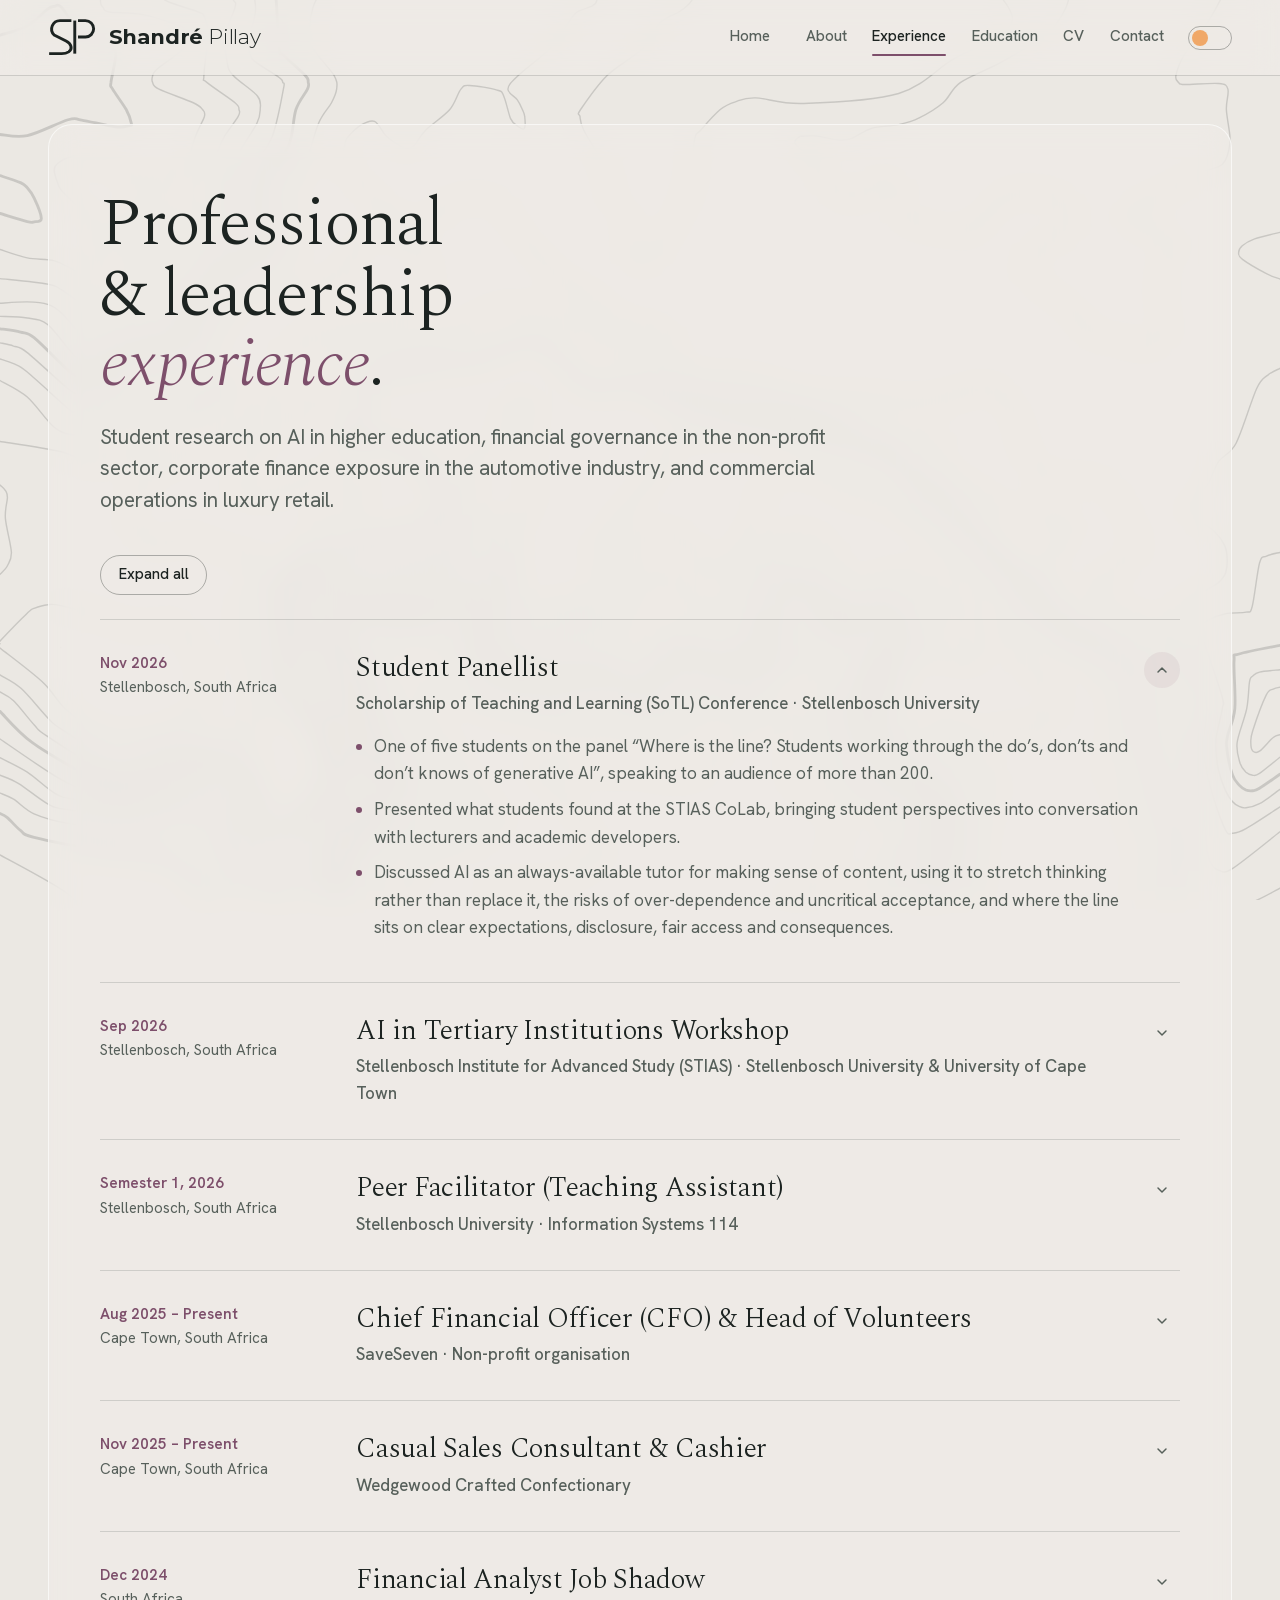
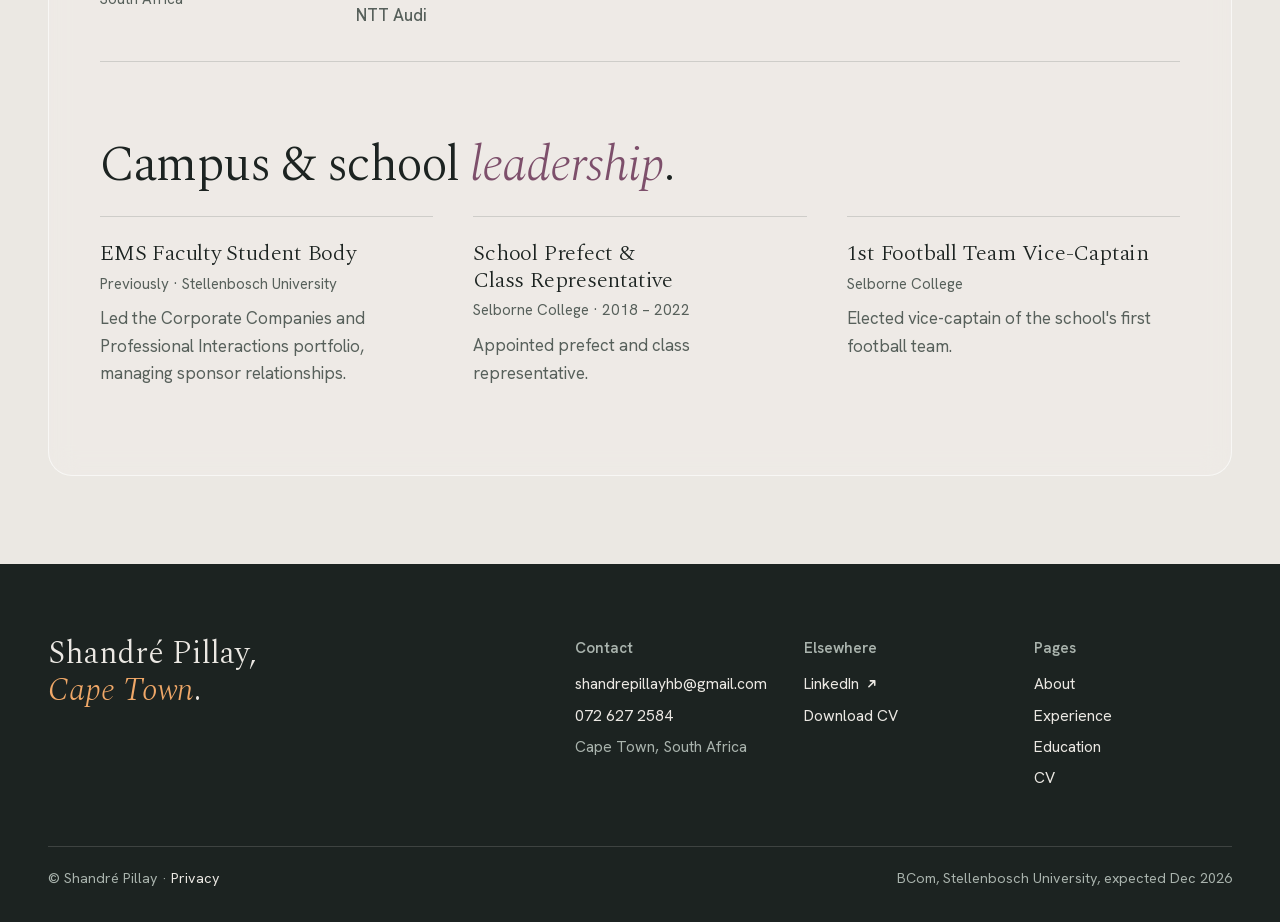
<file: experience.html>
<!DOCTYPE html>
<html lang="en">
<head>
  <meta charset="utf-8">
  <meta name="viewport" content="width=device-width, initial-scale=1">
  <title>Experience | Shandré Pillay</title>
  <meta name="description" content="Professional and leadership experience of Shandré Pillay.">
  <link rel="icon" href="assets/img/favicon.svg" type="image/svg+xml">
  <link rel="preload" href="assets/fonts/spectral-300-latin.woff2" as="font" type="font/woff2" crossorigin>
  <link rel="preload" href="assets/fonts/hanken-grotesk-latin.woff2" as="font" type="font/woff2" crossorigin>
  <link rel="stylesheet" href="assets/css/main.css">
  <script>try{if(localStorage.getItem('theme')==='dark'||(!localStorage.getItem('theme')&&matchMedia('(prefers-color-scheme: dark)').matches))document.documentElement.style.background='#121716'}catch(e){}</script>
  <script>try{if(sessionStorage.getItem('veil')){sessionStorage.removeItem('veil');document.documentElement.classList.add('veil-in')}}catch(e){}</script>
</head>
<body>
<div class="page">

  <header class="site-header">
    <a href="index.html" class="brand" aria-label="Shandré Pillay — home">
      <svg class="logo-mark" viewBox="0 0 292 238" aria-hidden="true">
        <path class="lg lg-s" pathLength="1" d="M145,16 H75 A52 52 0 0 0 38,105 L112,143 C146,160 154,192 128,210 C114,219 100,221 85,221 H7"/>
        <path class="lg lg-p1" pathLength="1" d="M166,16 V221"/>
        <path class="lg lg-p2" pathLength="1" d="M186,16 H232 A51 51 0 0 1 232,118 H186"/>
      </svg>
      <span class="logo-word"><b>Shandré</b> Pillay</span>
    </a>
    <div class="header-right">
      <ul class="nav-list">
        <li><a class="nav-link mtn-link mtn-text" href="index.html" title="Home">
          <svg class="mtn" viewBox="-2 0 134 48" aria-hidden="true">
            <path class="sk c" pathLength="1" d="M46,6 C54,2.8 62,5.5 70,3.5 C78,2 86,4.5 94,5.5"/>
            <path class="sk m2" pathLength="1" d="M3,43 C9,41 12,36 16,31 C19,27.5 22,25 25.5,26 C28.5,27 30.5,30 33,33 L35,34 C38,33 39,27 40.5,21 L43,13.5 C44,11 46,10 49,9.8 L61,10.4 L73,9.4 L85,10 L95,9.6 C98,9.8 99,11 100,13 L103,23 C104,26 106,27 108,26 C110,23 112,18 114.5,14.5 L117,13 C119,14 120,17 121.5,22 C123,28 125.5,37 129,43"/>
            <path class="sk m1" pathLength="1" d="M2,44 C8,42 11,37 15,32 C18,28.5 21,26 24.5,27 C27.5,28 29.5,31 32,34 L34,35 C37,34 38,28 39.5,22 L42,14.5 C43,12 45,11 48,10.8 L60,11.4 L72,10.4 L84,11 L94,10.6 C97,10.8 98,12 99,14 L102,24 C103,27 105,28 107,27 C109,24 111,19 113.5,15.5 L116,14 C118,15 119,18 120.5,23 C122,29 124.5,38 128,44"/>
            <path class="sk g g1" pathLength="1" d="M52,12.8 C53,18 51,23 53,29"/>
            <path class="sk g g2" pathLength="1" d="M66,12.2 C67,17 65,22 66.5,28"/>
            <path class="sk g g3" pathLength="1" d="M80,12.6 C81,17 79,22 80.5,27"/>
          </svg>
          <span class="mtn-label">Home</span>
        </a></li>
        <li><a class="nav-link" href="about.html">About</a></li>
        <li><a class="nav-link active" href="experience.html">Experience</a></li>
        <li><a class="nav-link" href="education.html">Education</a></li>
        <li><a class="nav-link" href="cv.html">CV</a></li>
        <li><a class="nav-link" href="#contact">Contact</a></li>
      </ul>
      <button class="menu-toggle" aria-label="Toggle menu" aria-expanded="false"><svg viewBox="0 0 24 24" fill="none" stroke="currentColor" stroke-width="1.8" stroke-linecap="round"><path d="M3 6h18M3 12h18M3 18h18"/></svg></button>
      <button class="theme-switch" role="switch" aria-checked="false" aria-label="Toggle dark mode"></button>
    </div>
  </header>

  <main data-accordion>
    <h1 class="page-title">Professional &amp; leadership <em>experience</em>.</h1>
    <p class="page-lede">Student research on AI in higher education, financial governance in the non-profit sector, corporate finance exposure in the automotive industry, and commercial operations in luxury retail.</p>

    <article class="entry">
      <div class="entry-meta"><strong>Nov 2026</strong>Stellenbosch, South Africa</div>
      <div>
        <h2 class="entry-title">Student Panellist</h2>
        <div class="org">Scholarship of Teaching and Learning (SoTL) Conference · Stellenbosch University</div>
        <ul>
          <li>One of five students on the panel &ldquo;Where is the line? Students working through the do&rsquo;s, don&rsquo;ts and don&rsquo;t knows of generative AI&rdquo;, speaking to an audience of more than 200.</li>
          <li>Presented what students found at the STIAS CoLab, bringing student perspectives into conversation with lecturers and academic developers.</li>
          <li>Discussed AI as an always-available tutor for making sense of content, using it to stretch thinking rather than replace it, the risks of over-dependence and uncritical acceptance, and where the line sits on clear expectations, disclosure, fair access and consequences.</li>
        </ul>
      </div>
    </article>

    <article class="entry">
      <div class="entry-meta"><strong>Sep 2026</strong>Stellenbosch, South Africa</div>
      <div>
        <h2 class="entry-title">AI in Tertiary Institutions Workshop</h2>
        <div class="org">Stellenbosch Institute for Advanced Study (STIAS) · Stellenbosch University &amp; University of Cape Town</div>
        <ul>
          <li>Took part in a two-day event co-hosted by Stellenbosch University and the University of Cape Town, working with students and researchers from both institutions to identify the key challenges and actionable solutions for AI in tertiary institutions.</li>
          <li>Explored the possibilities generative AI brings to teaching and learning, alongside the complexities and uncertainties around its application.</li>
          <li>The group's findings and a comprehensive set of guidelines are due to be published, intended as a foundational policy framework for generative AI use across tertiary institutions.</li>        </ul>
      </div>
    </article>

    <article class="entry">
      <div class="entry-meta"><strong>Semester 1, 2026</strong>Stellenbosch, South Africa</div>
      <div>
        <h2 class="entry-title">Peer Facilitator (Teaching Assistant)</h2>
        <div class="org">Stellenbosch University · Information Systems 114</div>
        <ul>
          <li>Facilitated tutorials for first-year students in Information Systems 114, a module focused on teaching Excel.</li>
          <li>Answered students' questions in tutorials and helped them navigate the module content.</li>
          <li>Invigilated module tests.</li>
        </ul>
      </div>
    </article>
    <article class="entry">
      <div class="entry-meta"><strong>Aug 2025 – Present</strong>Cape Town, South Africa</div>
      <div>
        <h2 class="entry-title">Chief Financial Officer (CFO) &amp; Head of Volunteers</h2>
        <div class="org">SaveSeven · Non-profit organisation</div>
        <ul>
          <li>Oversee strategic capital allocation, budgeting and the financial reporting framework for a growing regional non-profit.</li>
          <li>Built accounting structures to monitor donor funding inflows and project-based expenditure outflows, ensuring 100% regulatory compliance.</li>
          <li>Direct a multi-disciplinary volunteer network, restructuring task delegation to scale outreach productivity and community impact.</li>
        </ul>
      </div>
    </article>

    <article class="entry">
      <div class="entry-meta"><strong>Nov 2025 – Present</strong>Cape Town, South Africa</div>
      <div>
        <h2 class="entry-title">Casual Sales Consultant &amp; Cashier</h2>
        <div class="org">Wedgewood Crafted Confectionary</div>
        <ul>
          <li>Point-of-sale transaction processing, verifying daily register reconciliations, and assembling luxury inventory (bespoke corporate hampers) under tight seasonal timelines.</li>
        </ul>
      </div>
    </article>

    <article class="entry">
      <div class="entry-meta"><strong>Dec 2024</strong>South Africa</div>
      <div>
        <h2 class="entry-title">Financial Analyst Job Shadow</h2>
        <div class="org">NTT Audi</div>
        <ul>
          <li>Selected to shadow the East London Financial Manager, observing corporate accounting workflows, financial controller activities and cash flow governance in the premium automotive market.</li>
          <li>Analysed dealership financial statements, balance sheets and working capital optimisation models across a high-volume luxury vehicle portfolio.</li>
        </ul>
      </div>
    </article>

    <section class="sub-section">
      <h2>Campus &amp; school <em>leadership</em>.</h2>
      <div class="rows">
        <div class="row-item">
          <h3>EMS Faculty Student Body</h3>
          <p class="meta">Previously · Stellenbosch University</p>
          <p>Led the Corporate Companies and Professional Interactions portfolio, managing sponsor relationships.</p>
        </div>
        <div class="row-item">
          <h3>School Prefect &amp; Class Representative</h3>
          <p class="meta">Selborne College · 2018 – 2022</p>
          <p>Appointed prefect and class representative.</p>
        </div>
        <div class="row-item">
          <h3>1st Football Team Vice-Captain</h3>
          <p class="meta">Selborne College</p>
          <p>Elected vice-captain of the school's first football team.</p>
        </div>
      </div>
    </section>
  </main>

  <footer class="site-footer band" id="contact">
    <p class="footer-sign">Shandré Pillay, <em>Cape Town</em>.</p>
    <div>
      <h4>Contact</h4>
      <ul>
        <li><a href="mailto:shandrepillayhb@gmail.com">shandrepillayhb@gmail.com</a></li>
        <li><a href="tel:+27726272584">072 627 2584</a></li>
        <li><span>Cape Town, South Africa</span></li>
      </ul>
    </div>
    <div>
      <h4>Elsewhere</h4>
      <ul>
        <li><a href="https://www.linkedin.com/in/shandre-pillay-23a5292a1/" target="_blank" rel="noopener">LinkedIn<svg class="arrow" viewBox="0 0 16 16" aria-hidden="true"><path d="M5 11 11 5M6.5 5H11v4.5"/></svg></a></li>
        <li><a href="assets/docs/Shandre-Pillay-CV.pdf" download>Download CV</a></li>
      </ul>
    </div>
    <div>
      <h4>Pages</h4>
      <ul>
        <li><a href="about.html">About</a></li>
        <li><a href="experience.html">Experience</a></li>
        <li><a href="education.html">Education</a></li>
        <li><a href="cv.html">CV</a></li>
      </ul>
    </div>
    <div class="footer-bottom"><span>&copy; Shandré Pillay · <a href="privacy.html">Privacy</a></span><span>BCom, Stellenbosch University, expected Dec 2026</span></div>
  </footer></div>

<button class="back-to-top" aria-label="Back to top"><svg viewBox="0 0 24 24" fill="none" stroke="currentColor" stroke-width="2" stroke-linecap="round" stroke-linejoin="round"><path d="M12 19V5M5 12l7-7 7 7"/></svg></button>
<script src="assets/js/site.js"></script>
</body>
</html>
</file>
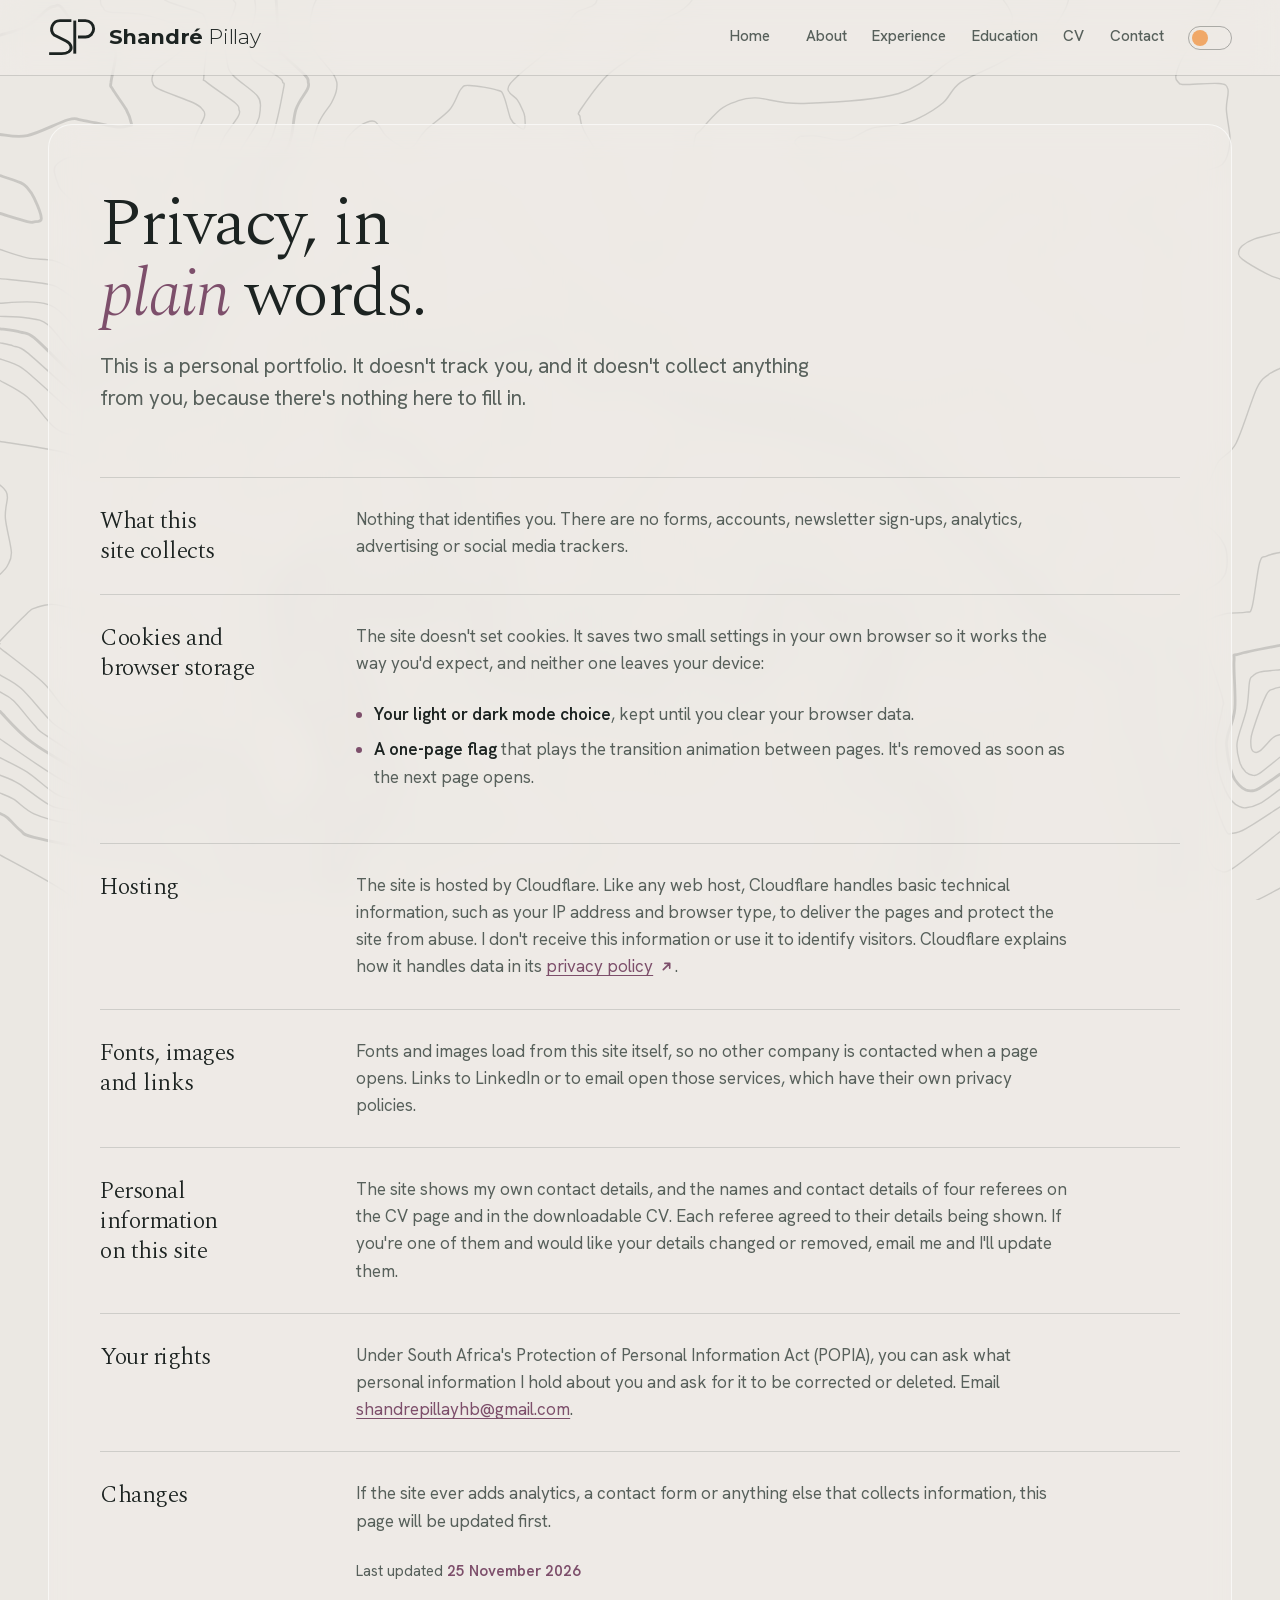
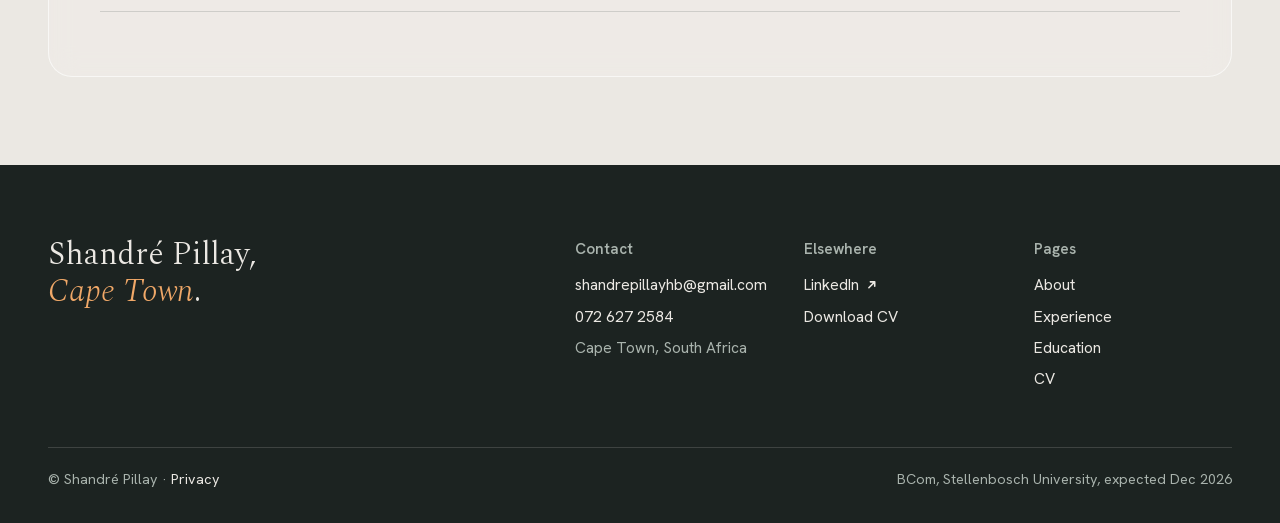
<file: privacy.html>
<!DOCTYPE html>
<html lang="en">
<head>
  <meta charset="utf-8">
  <meta name="viewport" content="width=device-width, initial-scale=1">
  <title>Privacy | Shandré Pillay</title>
  <meta name="description" content="How this site handles your privacy: no tracking, no cookies, no data collection.">
  <link rel="icon" href="assets/img/favicon.svg" type="image/svg+xml">
  <link rel="preload" href="assets/fonts/spectral-300-latin.woff2" as="font" type="font/woff2" crossorigin>
  <link rel="preload" href="assets/fonts/hanken-grotesk-latin.woff2" as="font" type="font/woff2" crossorigin>
  <link rel="stylesheet" href="assets/css/main.css">
  <script>try{if(localStorage.getItem('theme')==='dark'||(!localStorage.getItem('theme')&&matchMedia('(prefers-color-scheme: dark)').matches))document.documentElement.style.background='#121716'}catch(e){}</script>
  <script>try{if(sessionStorage.getItem('veil')){sessionStorage.removeItem('veil');document.documentElement.classList.add('veil-in')}}catch(e){}</script>
</head>
<body>
<div class="page">

  <header class="site-header">
    <a href="index.html" class="brand" aria-label="Shandré Pillay — home">
      <svg class="logo-mark" viewBox="0 0 292 238" aria-hidden="true">
        <path class="lg lg-s" pathLength="1" d="M145,16 H75 A52 52 0 0 0 38,105 L112,143 C146,160 154,192 128,210 C114,219 100,221 85,221 H7"/>
        <path class="lg lg-p1" pathLength="1" d="M166,16 V221"/>
        <path class="lg lg-p2" pathLength="1" d="M186,16 H232 A51 51 0 0 1 232,118 H186"/>
      </svg>
      <span class="logo-word"><b>Shandré</b> Pillay</span>
    </a>
    <div class="header-right">
      <ul class="nav-list">
        <li><a class="nav-link mtn-link mtn-text" href="index.html" title="Home">
          <svg class="mtn" viewBox="-2 0 134 48" aria-hidden="true">
            <path class="sk c" pathLength="1" d="M46,6 C54,2.8 62,5.5 70,3.5 C78,2 86,4.5 94,5.5"/>
            <path class="sk m2" pathLength="1" d="M3,43 C9,41 12,36 16,31 C19,27.5 22,25 25.5,26 C28.5,27 30.5,30 33,33 L35,34 C38,33 39,27 40.5,21 L43,13.5 C44,11 46,10 49,9.8 L61,10.4 L73,9.4 L85,10 L95,9.6 C98,9.8 99,11 100,13 L103,23 C104,26 106,27 108,26 C110,23 112,18 114.5,14.5 L117,13 C119,14 120,17 121.5,22 C123,28 125.5,37 129,43"/>
            <path class="sk m1" pathLength="1" d="M2,44 C8,42 11,37 15,32 C18,28.5 21,26 24.5,27 C27.5,28 29.5,31 32,34 L34,35 C37,34 38,28 39.5,22 L42,14.5 C43,12 45,11 48,10.8 L60,11.4 L72,10.4 L84,11 L94,10.6 C97,10.8 98,12 99,14 L102,24 C103,27 105,28 107,27 C109,24 111,19 113.5,15.5 L116,14 C118,15 119,18 120.5,23 C122,29 124.5,38 128,44"/>
            <path class="sk g g1" pathLength="1" d="M52,12.8 C53,18 51,23 53,29"/>
            <path class="sk g g2" pathLength="1" d="M66,12.2 C67,17 65,22 66.5,28"/>
            <path class="sk g g3" pathLength="1" d="M80,12.6 C81,17 79,22 80.5,27"/>
          </svg>
          <span class="mtn-label">Home</span>
        </a></li>
        <li><a class="nav-link" href="about.html">About</a></li>
        <li><a class="nav-link" href="experience.html">Experience</a></li>
        <li><a class="nav-link" href="education.html">Education</a></li>
        <li><a class="nav-link" href="cv.html">CV</a></li>
        <li><a class="nav-link" href="#contact">Contact</a></li>
      </ul>
      <button class="menu-toggle" aria-label="Toggle menu" aria-expanded="false"><svg viewBox="0 0 24 24" fill="none" stroke="currentColor" stroke-width="1.8" stroke-linecap="round"><path d="M3 6h18M3 12h18M3 18h18"/></svg></button>
      <button class="theme-switch" role="switch" aria-checked="false" aria-label="Toggle dark mode"></button>
    </div>
  </header>

  <main class="policy">
    <h1 class="page-title">Privacy, in <em>plain</em> words.</h1>
    <p class="page-lede">This is a personal portfolio. It doesn't track you, and it doesn't collect anything from you, because there's nothing here to fill in.</p>

    <section class="policy-block">
      <h2>What this site collects</h2>
      <p>Nothing that identifies you. There are no forms, accounts, newsletter sign-ups, analytics, advertising or social media trackers.</p>
    </section>

    <section class="policy-block">
      <h2>Cookies and browser storage</h2>
      <p>The site doesn't set cookies. It saves two small settings in your own browser so it works the way you'd expect, and neither one leaves your device:</p>
      <ul>
        <li><strong>Your light or dark mode choice</strong>, kept until you clear your browser data.</li>
        <li><strong>A one-page flag</strong> that plays the transition animation between pages. It's removed as soon as the next page opens.</li>
      </ul>
    </section>

    <section class="policy-block">
      <h2>Hosting</h2>
      <p>The site is hosted by Cloudflare. Like any web host, Cloudflare handles basic technical information, such as your IP address and browser type, to deliver the pages and protect the site from abuse. I don't receive this information or use it to identify visitors. Cloudflare explains how it handles data in its <a href="https://www.cloudflare.com/privacypolicy/" target="_blank" rel="noopener">privacy policy<svg class="arrow" viewBox="0 0 16 16" aria-hidden="true"><path d="M5 11 11 5M6.5 5H11v4.5"/></svg></a>.</p>
    </section>

    <section class="policy-block">
      <h2>Fonts, images and links</h2>
      <p>Fonts and images load from this site itself, so no other company is contacted when a page opens. Links to LinkedIn or to email open those services, which have their own privacy policies.</p>
    </section>

    <section class="policy-block">
      <h2>Personal information on this site</h2>
      <p>The site shows my own contact details, and the names and contact details of four referees on the CV page and in the downloadable CV. Each referee agreed to their details being shown. If you're one of them and would like your details changed or removed, email me and I'll update them.</p>
    </section>

    <section class="policy-block">
      <h2>Your rights</h2>
      <p>Under South Africa's Protection of Personal Information Act (POPIA), you can ask what personal information I hold about you and ask for it to be corrected or deleted. Email <a href="mailto:shandrepillayhb@gmail.com">shandrepillayhb@gmail.com</a>.</p>
    </section>

    <section class="policy-block">
      <h2>Changes</h2>
      <p>If the site ever adds analytics, a contact form or anything else that collects information, this page will be updated first.</p>
      <p class="meta">Last updated <b>25 November 2026</b></p>
    </section>
  </main>

  <footer class="site-footer band" id="contact">
    <p class="footer-sign">Shandré Pillay, <em>Cape Town</em>.</p>
    <div>
      <h4>Contact</h4>
      <ul>
        <li><a href="mailto:shandrepillayhb@gmail.com">shandrepillayhb@gmail.com</a></li>
        <li><a href="tel:+27726272584">072 627 2584</a></li>
        <li><span>Cape Town, South Africa</span></li>
      </ul>
    </div>
    <div>
      <h4>Elsewhere</h4>
      <ul>
        <li><a href="https://www.linkedin.com/in/shandre-pillay-23a5292a1/" target="_blank" rel="noopener">LinkedIn<svg class="arrow" viewBox="0 0 16 16" aria-hidden="true"><path d="M5 11 11 5M6.5 5H11v4.5"/></svg></a></li>
        <li><a href="assets/docs/Shandre-Pillay-CV.pdf" download>Download CV</a></li>
      </ul>
    </div>
    <div>
      <h4>Pages</h4>
      <ul>
        <li><a href="about.html">About</a></li>
        <li><a href="experience.html">Experience</a></li>
        <li><a href="education.html">Education</a></li>
        <li><a href="cv.html">CV</a></li>
      </ul>
    </div>
    <div class="footer-bottom"><span>&copy; Shandré Pillay · <a href="privacy.html">Privacy</a></span><span>BCom, Stellenbosch University, expected Dec 2026</span></div>
  </footer></div>

<button class="back-to-top" aria-label="Back to top"><svg viewBox="0 0 24 24" fill="none" stroke="currentColor" stroke-width="2" stroke-linecap="round" stroke-linejoin="round"><path d="M12 19V5M5 12l7-7 7 7"/></svg></button>
<script src="assets/js/site.js"></script>
</body>
</html>
</file>
<file: assets/css/main.css>
/* Shandré Pillay: Atlantic Seaboard Dusk.
   Granite ground, kelp-black ink and bands, a dusk mauve accent on granite
   and an apricot afterglow on kelp. Light serif headings with one italic
   word, hairlines instead of shadows, pills for every control. */

/* ---------- Fonts (self-hosted) ---------- */
@font-face { font-family: "Spectral"; font-style: normal; font-weight: 300; font-display: swap;
  src: url("../fonts/spectral-300-latin.woff2") format("woff2");
  unicode-range: U+0000-00FF, U+0131, U+0152-0153, U+02BB-02BC, U+02C6, U+02DA, U+02DC, U+0304, U+0308, U+0329, U+2000-206F, U+20AC, U+2122, U+2191, U+2193, U+2212, U+2215, U+FEFF, U+FFFD; }
@font-face { font-family: "Spectral"; font-style: normal; font-weight: 300; font-display: swap;
  src: url("../fonts/spectral-300-latin-ext.woff2") format("woff2");
  unicode-range: U+0100-02BA, U+02BD-02C5, U+02C7-02CC, U+02CE-02D7, U+02DD-02FF, U+1D00-1DBF, U+1E00-1E9F, U+1EF2-1EFF, U+2020, U+20A0-20AB, U+20AD-20C4, U+2113, U+2C60-2C7F, U+A720-A7FF; }
@font-face { font-family: "Spectral"; font-style: italic; font-weight: 300; font-display: swap;
  src: url("../fonts/spectral-300-italic-latin.woff2") format("woff2");
  unicode-range: U+0000-00FF, U+0131, U+0152-0153, U+02BB-02BC, U+02C6, U+02DA, U+02DC, U+0304, U+0308, U+0329, U+2000-206F, U+20AC, U+2122, U+2191, U+2193, U+2212, U+2215, U+FEFF, U+FFFD; }
@font-face { font-family: "Spectral"; font-style: italic; font-weight: 300; font-display: swap;
  src: url("../fonts/spectral-300-italic-latin-ext.woff2") format("woff2");
  unicode-range: U+0100-02BA, U+02BD-02C5, U+02C7-02CC, U+02CE-02D7, U+02DD-02FF, U+1D00-1DBF, U+1E00-1E9F, U+1EF2-1EFF, U+2020, U+20A0-20AB, U+20AD-20C4, U+2113, U+2C60-2C7F, U+A720-A7FF; }
@font-face { font-family: "Hanken Grotesk"; font-style: normal; font-weight: 100 900; font-display: swap;
  src: url("../fonts/hanken-grotesk-latin.woff2") format("woff2");
  unicode-range: U+0000-00FF, U+0131, U+0152-0153, U+02BB-02BC, U+02C6, U+02DA, U+02DC, U+0304, U+0308, U+0329, U+2000-206F, U+20AC, U+2122, U+2191, U+2193, U+2212, U+2215, U+FEFF, U+FFFD; }
@font-face { font-family: "Hanken Grotesk"; font-style: normal; font-weight: 100 900; font-display: swap;
  src: url("../fonts/hanken-grotesk-latin-ext.woff2") format("woff2");
  unicode-range: U+0100-02BA, U+02BD-02C5, U+02C7-02CC, U+02CE-02D7, U+02DD-02FF, U+1D00-1DBF, U+1E00-1E9F, U+1EF2-1EFF, U+2020, U+20A0-20AB, U+20AD-20C4, U+2113, U+2C60-2C7F, U+A720-A7FF; }
@font-face { font-family: "Montserrat"; font-style: normal; font-weight: 100 900; font-display: swap;
  src: url("../fonts/montserrat-latin.woff2") format("woff2");
  unicode-range: U+0000-00FF, U+0131, U+0152-0153, U+02BB-02BC, U+02C6, U+02DA, U+02DC, U+0304, U+0308, U+0329, U+2000-206F, U+20AC, U+2122, U+2191, U+2193, U+2212, U+2215, U+FEFF, U+FFFD; }
@font-face { font-family: "Montserrat"; font-style: normal; font-weight: 100 900; font-display: swap;
  src: url("../fonts/montserrat-latin-ext.woff2") format("woff2");
  unicode-range: U+0100-02BA, U+02BD-02C5, U+02C7-02CC, U+02CE-02D7, U+02DD-02FF, U+1D00-1DBF, U+1E00-1E9F, U+1EF2-1EFF, U+2020, U+20A0-20AB, U+20AD-20C4, U+2113, U+2C60-2C7F, U+A720-A7FF; }

/* ---------- Tokens ---------- */
:root {
  /* world colours */
  --granite: #ebe8e3;
  --granite-paper: #f4f2ee;
  --kelp: #1c2321;
  --kelp-deep: #121716;
  --mauve: #7d4f6b;
  --mauve-light: #d6a8c3;
  --apricot: #f0a868;
  --sea: #8a9690;

  /* roles (light) */
  --ground: var(--granite);
  --paper: var(--granite-paper);
  --ink: var(--kelp);
  --muted: #57605b;
  --accent: var(--mauve);          /* accent as text and line on this ground */
  --accent-2: #b48aa3;             /* softer second tone (Save7 mark, trend axis) */
  --sun: var(--apricot);           /* the afterglow: dots and fills only on granite */
  --rule: rgba(28, 35, 33, 0.15);
  --outline: rgba(28, 35, 33, 0.32);
  --tint: rgba(125, 79, 107, 0.08);
  --band: var(--kelp);

  /* frosted glass and the contour field behind it */
  --glass: rgba(240, 237, 232, 0.58);
  --glass-strong: rgba(240, 237, 232, 0.86);
  --glass-edge: rgba(255, 255, 255, 0.6);
  --frost: blur(14px) saturate(1.25);
  --contour: rgba(28, 35, 33, 0.16);

  /* type */
  --serif: "Spectral", Georgia, "Times New Roman", serif;
  --sans: "Hanken Grotesk", system-ui, -apple-system, "Segoe UI", sans-serif;

  /* layout */
  --container: 74rem;
  --gutter: clamp(1.25rem, 4vw, 3rem);
  --pad-x: max(var(--gutter), calc((100% - var(--container)) / 2));
  --section: clamp(4.5rem, 9vw, 7.5rem);
  --panel: 1.5rem;
  --ease: cubic-bezier(0.22, 1, 0.36, 1);
}

body.dark-mode {
  --ground: var(--kelp-deep);
  --paper: #18201e;
  --ink: #e9e6e0;
  --muted: #a3aca6;
  --accent: var(--mauve-light);
  --accent-2: #8f6b81;
  --sun: var(--apricot);
  --rule: rgba(233, 230, 224, 0.14);
  --outline: rgba(233, 230, 224, 0.3);
  --tint: rgba(214, 168, 195, 0.1);
  --band: #242e2b;
  --glass: rgba(24, 31, 29, 0.55);
  --glass-strong: rgba(24, 31, 29, 0.88);
  --glass-edge: rgba(233, 230, 224, 0.1);
  --contour: rgba(233, 230, 224, 0.1);
}

/* Kelp bands swap every role at once */
.band {
  --ground: var(--band);
  --ink: #ebe8e3;
  --muted: #a9b3ad;
  --accent: var(--apricot);
  --accent-2: var(--sea);
  --rule: rgba(235, 232, 227, 0.16);
  --outline: rgba(235, 232, 227, 0.34);
  --tint: rgba(240, 168, 104, 0.12);
  --glass-edge: rgba(235, 232, 227, 0.12);
  --contour: rgba(240, 168, 104, 0.11);
  background: var(--ground);
  color: var(--ink);
}

/* ---------- The contour field (fixed, behind everything) and frosted glass ---------- */
.page { position: relative; isolation: isolate; }
.page::before {
  content: "";
  position: fixed;
  inset: 0;
  z-index: -1;
  pointer-events: none;
  background: var(--contour);
  -webkit-mask: url("../img/contours.svg") 50% 50% / cover no-repeat;
  mask: url("../img/contours.svg") 50% 50% / cover no-repeat;
}
/* Home: the same hills arrive as real lines and draw themselves in, valley to summit.
   The static layer steps aside so nothing flashes before the drawing starts. */
.page:has(> main.home):not(.contours-fallback)::before { display: none; }
.contour-live { position: fixed; inset: 0; z-index: -1; pointer-events: none; }
.contour-live svg { display: block; width: 100%; height: 100%; }
.contour-live path { stroke: var(--contour); }
.contour-live.draw path {
  stroke-dasharray: 1 1.2;
  animation: contourDraw 1.1s var(--ease) calc(var(--base, 150ms) + var(--lv, 0) * 30ms) both;
}
@keyframes contourDraw { from { stroke-dashoffset: 1.1; opacity: 0.25; } to { stroke-dashoffset: 0; opacity: 1; } }
@keyframes contourFade { from { opacity: 0; } }
.glass, .hero-copy, .carousel, main:not(.home) {
  background: var(--glass);
  -webkit-backdrop-filter: var(--frost);
  backdrop-filter: var(--frost);
  border: 1px solid var(--glass-edge);
  border-radius: var(--panel);
}
/* the closing band carries the same hills, faintly, in afterglow */
.close { position: relative; isolation: isolate; overflow: hidden; }
.close::before {
  content: "";
  position: absolute;
  inset: 0;
  z-index: -1;
  pointer-events: none;
  background: var(--contour);
  -webkit-mask: url("../img/contours.svg") 85% 70% / max(60rem, 100%) auto no-repeat;
  mask: url("../img/contours.svg") 85% 70% / max(60rem, 100%) auto no-repeat;
}

/* ---------- Base ---------- */
*, *::before, *::after { box-sizing: border-box; }
html { font-size: 100%; overflow-y: scroll; scroll-behavior: smooth; -webkit-text-size-adjust: 100%; scrollbar-color: var(--outline) transparent; }
body {
  margin: 0;
  background: var(--ground);
  color: var(--ink);
  font-family: var(--sans);
  font-size: 1.0625rem;
  line-height: 1.6;
  caret-color: var(--accent);
  -webkit-font-smoothing: antialiased;
  text-rendering: optimizeLegibility;
}
body.ready { transition: background-color 0.25s var(--ease), color 0.25s var(--ease); }
::selection { background: color-mix(in srgb, var(--sun) 55%, transparent); color: var(--kelp); }

a { color: var(--accent); text-underline-offset: 0.2em; text-decoration-thickness: 1px; }
a:hover { text-decoration-thickness: 2px; }
img { max-width: 100%; display: block; }
:focus-visible { outline: 2px solid var(--accent); outline-offset: 3px; border-radius: 4px; }
p { margin: 0 0 1rem; }

h1, h2, h3, h4 { margin: 0 0 0.5rem; color: var(--ink); font-weight: 300; }
h1, h2, h3 { font-family: var(--serif); text-wrap: balance; }
h1 em, h2 em, h3 em { font-style: italic; color: var(--accent); }
h1 { font-size: clamp(2.5rem, 1.5rem + 3.6vw, 4.25rem); line-height: 1.04; letter-spacing: -0.025em; }
h2 { font-size: clamp(2rem, 1.35rem + 2.4vw, 3.1rem); line-height: 1.08; letter-spacing: -0.02em; }
h3 { font-size: clamp(1.35rem, 1.15rem + 0.7vw, 1.7rem); line-height: 1.2; letter-spacing: -0.01em; }
h4 { font-family: var(--sans); font-size: 0.95rem; font-weight: 600; color: var(--muted); }

.meta, .entry-meta, .cv-row span, .car-count { font-variant-numeric: tabular-nums; }
.meta { color: var(--muted); font-size: 0.95rem; margin: 0 0 0.6rem; }
.meta b { font-weight: 600; color: var(--accent); }
.arrow { width: 1em; height: 1em; vertical-align: -0.14em; margin-left: 0.3em; fill: none; stroke: currentColor; stroke-width: 1.6; stroke-linecap: round; stroke-linejoin: round; transition: transform 0.2s var(--ease); }
@media (hover: hover) and (pointer: fine) { a:hover .arrow { transform: translateX(3px); } }

/* Content columns: full-bleed backgrounds, centred content */
.site-header, main, .site-footer { padding-inline: var(--pad-x); }
main.home { padding-inline: 0; }
main.home > * { padding-inline: var(--pad-x); }

/* ---------- Header ---------- */
.site-header {
  position: sticky;
  top: 0;
  z-index: 50;
  display: flex;
  align-items: center;
  justify-content: space-between;
  gap: 1rem;
  min-height: 4.75rem;
  border-bottom: 1px solid var(--rule);
  isolation: isolate;
}
/* the frost lives on a pseudo-element so the header never becomes the
   containing block for the fixed side menu */
.site-header::before {
  content: "";
  position: absolute;
  inset: 0;
  z-index: -1;
  background: var(--glass);
  -webkit-backdrop-filter: var(--frost);
  backdrop-filter: var(--frost);
}
.brand { display: flex; align-items: center; gap: 0.85rem; text-decoration: none; --logo: var(--ink); }
.logo-mark { height: 2.4rem; width: auto; flex: 0 0 auto; overflow: visible; transition: transform 0.35s cubic-bezier(.3,1.4,.5,1); }
.logo-mark .lg { fill: none; stroke: var(--logo); stroke-width: 18; stroke-linecap: butt; stroke-linejoin: round; }
.logo-mark.draw .lg { stroke-dasharray: 1; stroke-dashoffset: 1; animation: logoDraw 0.9s cubic-bezier(.6,0,.3,1) forwards; }
.logo-mark.draw .lg-p1 { animation-delay: 0.45s; }
.logo-mark.draw .lg-p2 { animation-delay: 0.7s; }
@keyframes logoDraw { to { stroke-dashoffset: 0; } }
.brand:focus-visible .logo-mark { transform: translateY(-3px) rotate(-3deg); }
@media (hover: hover) and (pointer: fine) { .brand:hover .logo-mark { transform: translateY(-3px) rotate(-3deg); } }
.logo-word {
  position: relative;
  font-family: "Montserrat", var(--sans);
  font-size: 1.3rem;
  font-weight: 300;
  letter-spacing: -0.01em;
  color: var(--logo);
  line-height: 1.1;
  white-space: nowrap;
}
.logo-word b { font-weight: 700; }
.logo-word::after {
  content: "";
  position: absolute;
  left: 0; right: 0; bottom: -0.3rem;
  height: 2px;
  background: var(--sun);
  transform: scaleX(0);
  transform-origin: left;
  transition: transform 0.35s var(--ease);
}
.brand:hover .logo-word::after, .brand:focus-visible .logo-word::after { transform: scaleX(1); }

.header-right { display: flex; align-items: center; gap: 1.5rem; }
.nav-list { position: relative; display: flex; align-items: center; gap: 1.6rem; list-style: none; margin: 0; padding: 0; }
.nav-link {
  display: inline-block;
  color: var(--muted);
  font-size: 0.95rem;
  font-weight: 500;
  text-decoration: none;
  padding: 0.35rem 0;
  border-bottom: 2px solid transparent;
  transition: color 0.18s var(--ease);
}
.nav-link:hover, .nav-link.active { color: var(--ink); border-color: var(--accent); }
.nav-list.has-slider .nav-link { border-color: transparent; }
.nav-slider {
  position: absolute;
  left: 0;
  height: 2px;
  width: 0;
  margin-top: -2px;
  background: var(--accent);
  border-radius: 2px;
  opacity: 0;
  pointer-events: none;
  transition: left 0.4s var(--ease), width 0.4s var(--ease), opacity 0.25s;
}
@keyframes navSlide {
  from { opacity: 0; transform: translateX(calc(var(--r, 0) * 96px + 32px)); }
  60%  { opacity: 1; }
  to   { opacity: 1; transform: none; }
}
@keyframes navDrop { from { opacity: 0; transform: translateX(18px); } to { opacity: 1; transform: none; } }
.nav-list.sliding li { animation: navSlide 0.5s cubic-bezier(.2, .9, .25, 1) both; animation-delay: calc(var(--r, 0) * 30ms); }

/* Home tab: Table Mountain line drawing that sketches itself */
.mtn-link { display: inline-flex; align-items: flex-end; line-height: 0; }
.mtn { height: 1.7rem; width: auto; overflow: visible; display: block; }
.mtn .sk { fill: none; stroke: currentColor; stroke-linecap: round; stroke-linejoin: round; stroke-dasharray: 1 3; stroke-dashoffset: 0; }
.mtn .m1 { stroke-width: 3.2; }
.mtn .m2 { stroke-width: 1.5; opacity: 0.45; }
.mtn .g  { stroke-width: 2; opacity: 0.8; }
.mtn .c  { stroke-width: 1.7; opacity: 0.6; stroke: var(--sun); }
.mtn-label { position: absolute; width: 1px; height: 1px; overflow: hidden; clip: rect(0 0 0 0); white-space: nowrap; }
@keyframes sketch {
  0%   { stroke-dashoffset: 1.1; }
  22%  { stroke-dashoffset: 0.72; }
  27%  { stroke-dashoffset: 0.69; }
  58%  { stroke-dashoffset: 0.27; }
  64%  { stroke-dashoffset: 0.24; }
  100% { stroke-dashoffset: 0; }
}
.mtn-text .mtn { height: 1.35rem; }
.mtn-link:focus-visible .sk, .mtn-link.sketching .sk, .mtn-link.hovering .sk { animation: sketch 1.15s cubic-bezier(.45, .05, .35, 1) both; }
@media (hover: hover) and (pointer: fine) {
  .mtn-link:hover .sk { animation: sketch 1.15s cubic-bezier(.45, .05, .35, 1) both; }
}
.mtn-link:hover .m2, .mtn-link:focus-visible .m2, .mtn-link.sketching .m2 { animation-delay: 0.14s; animation-duration: 1.3s; }
.mtn-link:hover .c,  .mtn-link:focus-visible .c,  .mtn-link.sketching .c  { animation-delay: 0.45s; animation-duration: 0.9s; }
.mtn-link:hover .g1, .mtn-link.sketching .g1, .mtn-link:focus-visible .g1 { animation-delay: 0.7s;  animation-duration: 0.55s; }
.mtn-link:hover .g2, .mtn-link.sketching .g2, .mtn-link:focus-visible .g2 { animation-delay: 0.82s; animation-duration: 0.55s; }
.mtn-link:hover .g3, .mtn-link.sketching .g3, .mtn-link:focus-visible .g3 { animation-delay: 0.94s; animation-duration: 0.55s; }
/* Off the home page the tab reads "Home"; hovering swaps the word for the sketch */
.mtn-text { position: relative; }
.mtn-text .mtn { opacity: 0; transition: opacity 0.25s var(--ease); }
.mtn-text .mtn-label {
  position: absolute;
  inset: 0;
  width: auto; height: auto;
  clip: auto; overflow: visible;
  display: flex; align-items: center; justify-content: center;
  line-height: 1;
  transition: opacity 0.2s var(--ease);
}
.mtn-text:hover .mtn, .mtn-text:focus-visible .mtn { opacity: 1; }
.mtn-text:hover .mtn-label, .mtn-text:focus-visible .mtn-label { opacity: 0; }

/* Theme switch: the sun sets into night */
.theme-switch {
  position: relative;
  width: 2.75rem;
  height: 1.5rem;
  border-radius: 999px;
  border: 1px solid var(--outline);
  background: transparent;
  cursor: pointer;
  padding: 0;
  flex: 0 0 auto;
  transition: border-color 0.18s var(--ease);
}
.theme-switch:hover { border-color: var(--ink); }
.theme-switch::after {
  content: "";
  position: absolute;
  top: 50%;
  left: 0.2rem;
  width: 1rem;
  height: 1rem;
  margin-top: -0.5rem;
  border-radius: 50%;
  background: var(--sun);
  transition: transform 0.3s var(--ease), background-color 0.3s var(--ease), box-shadow 0.3s var(--ease);
}
body.dark-mode .theme-switch::after { transform: translateX(1.2rem); background: transparent; box-shadow: inset -0.3rem -0.12rem 0 0 var(--ink); }

.menu-toggle {
  display: none;
  width: 2.75rem;
  height: 2.75rem;
  border-radius: 999px;
  border: 1px solid var(--outline);
  background: transparent;
  color: var(--ink);
  cursor: pointer;
  padding: 0;
  place-items: center;
}
.menu-toggle svg { width: 1.3rem; height: 1.3rem; display: block; }

/* ---------- Buttons ---------- */
.btn {
  display: inline-flex;
  align-items: center;
  gap: 0.55rem;
  min-height: 2.875rem;
  padding: 0.7rem 1.4rem;
  border-radius: 999px;
  border: 1px solid transparent;
  font: 500 0.975rem/1 var(--sans);
  text-decoration: none;
  cursor: pointer;
  transition: background-color 0.18s var(--ease), color 0.18s var(--ease), border-color 0.18s var(--ease), transform 0.14s var(--ease);
}
.btn:active { transform: scale(0.97); }
.btn-primary { background: var(--ink); color: var(--ground); }
.btn-primary .dot { width: 0.5rem; height: 0.5rem; border-radius: 50%; background: var(--sun); flex: 0 0 auto; }
.btn-ghost { background: transparent; color: var(--ink); border-color: var(--outline); }
@media (hover: hover) {
  .btn-primary:hover { background: var(--accent); color: var(--ground); }
  .band .btn-primary:hover, body.dark-mode .btn-primary:hover { color: var(--kelp); }
  .btn-ghost:hover { border-color: var(--accent); color: var(--accent); }
}
.btn .arrow { margin-left: 0; }
.link-arrow { font-weight: 500; text-decoration: none; color: var(--ink); white-space: nowrap; }
.link-arrow:hover { color: var(--accent); }

/* ---------- Home: hero ---------- */
.hero {
  display: grid;
  grid-template-columns: minmax(0, 7fr) minmax(0, 5fr);
  gap: clamp(2rem, 5vw, 4.5rem);
  align-items: end;
  padding-top: clamp(3rem, 7vw, 5.5rem);
  padding-bottom: 0;
}
.hero-copy { padding: clamp(1.5rem, 3vw, 2.75rem); margin-bottom: clamp(2rem, 4vw, 3.5rem); }
.carousel { padding: clamp(0.5rem, 1.5vw, 1rem) clamp(1.25rem, 3vw, 2.25rem) clamp(1.25rem, 3vw, 2.25rem); }
.carousel .carousel-track { border-top: 0; }
.hero-heading { max-width: 19.5ch; margin-bottom: 1.5rem; }
.hero-intro { color: var(--muted); font-size: clamp(1.125rem, 1rem + 0.45vw, 1.35rem); line-height: 1.5; max-width: 34em; margin-bottom: 2rem; }
.hero-actions { display: flex; flex-wrap: wrap; gap: 0.75rem; }
.hero-tag { margin: 1.75rem 0 0; }
.hero-figure { position: relative; margin: 0; justify-self: end; width: min(100%, 25rem); }
.hero-photo, .hero-photo-placeholder {
  width: 100%;
  aspect-ratio: 4 / 5;
  border-radius: 999px 999px 0 0;
}
.hero-photo { object-fit: cover; object-position: 50% 30%; }
.hero-photo-placeholder {
  display: flex;
  align-items: center;
  justify-content: center;
  background: var(--band);
  color: var(--apricot);
  font: italic 300 5rem/1 var(--serif);
}
/* The horizon: one hairline under the hero, the sun settling onto it */
.horizon { position: relative; height: 1px; background: var(--outline); padding: 0 !important; margin-inline: var(--pad-x); }
.sun { position: absolute; left: 62%; bottom: 0; width: 1.25rem; height: 0.625rem; overflow: hidden; }
.sun::before { content: ""; display: block; width: 1.25rem; height: 1.25rem; border-radius: 50%; background: var(--sun); animation: sunset 0.9s var(--ease) 0.6s both; }
@keyframes sunset { from { transform: translateY(-160%); opacity: 0; } 40% { opacity: 1; } to { transform: none; opacity: 1; } }

.horizon-close .sun { left: 24%; }
.horizon-close .sun::before { animation: none; }

/* ---------- Home: focus band ---------- */
.focus { padding-block: var(--section); }
.focus-head, .section-head {
  display: grid;
  grid-template-columns: minmax(0, 7fr) minmax(0, 5fr);
  gap: 1.5rem 3rem;
  align-items: end;
  margin-bottom: clamp(2rem, 4vw, 3.25rem);
}
.focus-head h2, .section-head h2 { margin: 0; }
.focus-head p { color: var(--muted); margin: 0; max-width: 30em; }
.section-head .link-arrow { justify-self: end; }
.strip-grid { list-style: none; margin: 0; padding: 0; border-top: 1px solid var(--rule); }
.strip-item {
  display: grid;
  grid-template-columns: 3.25rem minmax(0, 5fr) minmax(0, 6fr);
  gap: 0.5rem 2rem;
  align-items: center;
  padding: 1.6rem 0;
  border-bottom: 1px solid var(--rule);
}
.strip-item h3 { margin: 0; transition: color 0.18s var(--ease); }
.strip-item p { margin: 0; color: var(--muted); max-width: 36em; }
.strip-item:hover h3 { color: var(--accent); }
.strip-icon { width: 2.75rem; height: 2.75rem; }
.strip-icon svg { width: 100%; height: 100%; overflow: visible; }
.strip-logo { display: flex; align-items: center; justify-content: center; padding: 0.2rem; }

/* Animated icons */
.ic-stroke { fill: none; stroke: var(--accent); stroke-width: 1.6; stroke-linecap: round; stroke-linejoin: round; }
.ic-soft { stroke: var(--accent-2); }
.ic-text { fill: var(--accent); font-family: var(--serif); }
/* Each icon plays once as its row arrives, and again on hover; nothing loops beside the text */
.bar { fill: var(--accent); transform-box: fill-box; transform-origin: bottom; }
.trend-line { stroke-dasharray: 60; stroke-dashoffset: 0; }
.trend-dot { fill: var(--accent); transform-box: fill-box; transform-origin: center; }
.coin { transform-box: fill-box; transform-origin: center; }
.strip-item:not(.reveal) .bar { animation: barRise 0.7s var(--ease) both; }
.strip-item:not(.reveal) .bar:nth-child(2) { animation-delay: 0.08s; }
.strip-item:not(.reveal) .bar:nth-child(3) { animation-delay: 0.16s; }
.strip-item:not(.reveal) .bar:nth-child(4) { animation-delay: 0.24s; }
.strip-item:not(.reveal) .trend-line { animation: trendDraw 0.9s var(--ease) both; }
.strip-item:not(.reveal) .trend-dot { animation: dotIn 0.4s var(--ease) 0.7s both; }
.strip-item:not(.reveal) .coin { animation: coinFlip 0.9s var(--ease) both; }
@keyframes barRise { from { transform: scaleY(0.35); } to { transform: none; } }
@keyframes trendDraw { from { stroke-dashoffset: 60; } to { stroke-dashoffset: 0; } }
@keyframes dotIn { from { opacity: 0; transform: scale(0.4); } to { opacity: 1; transform: none; } }
@keyframes coinFlip { 0% { transform: scaleX(1); } 50% { transform: scaleX(0.12); } 100% { transform: scaleX(1); } }
/* hover replays use copies of the keyframes so the browser restarts them */
@keyframes barRise2 { from { transform: scaleY(0.35); } to { transform: none; } }
@keyframes trendDraw2 { from { stroke-dashoffset: 60; } to { stroke-dashoffset: 0; } }
@keyframes dotIn2 { from { opacity: 0; transform: scale(0.4); } to { opacity: 1; transform: none; } }
@keyframes coinFlip2 { 0% { transform: scaleX(1); } 50% { transform: scaleX(0.12); } 100% { transform: scaleX(1); } }
@media (hover: hover) and (pointer: fine) {
  .strip-item.alt:not(.reveal) .bar { animation-name: barRise2; }
  .strip-item.alt:not(.reveal) .trend-line { animation-name: trendDraw2; }
  .strip-item.alt:not(.reveal) .trend-dot { animation-name: dotIn2; }
  .strip-item.alt:not(.reveal) .coin { animation-name: coinFlip2; }
}

/* Save7 mark: two pieces in the site palette that fly together, then nudge apart on hover */
.save7-mark { width: 100%; height: 100%; display: block; overflow: visible; }
.save7-mark .v7 { transform-box: fill-box; transform-origin: 50% 100%; }
.save7-mark .v7-a { fill: var(--accent); }
.save7-mark .v7-b { fill: var(--accent-2); }
@keyframes v7InA { from { opacity: 0; transform: translate(-38%, -26%) rotate(-14deg); } 55% { opacity: 1; } to { opacity: 1; transform: none; } }
@keyframes v7InB { from { opacity: 0; transform: translate(38%, -26%) rotate(14deg); } 55% { opacity: 1; } to { opacity: 1; transform: none; } }
@keyframes v7ApartA { 0%, 100% { transform: none; } 38% { transform: translate(-14%, -7%) rotate(-6deg); } 70% { transform: translate(2%, 1%); } }
@keyframes v7ApartB { 0%, 100% { transform: none; } 38% { transform: translate(14%, -7%) rotate(6deg); } 70% { transform: translate(-2%, 1%); } }
.save7-mark.play .v7-a { animation: v7InA 0.85s cubic-bezier(.3, 1.35, .5, 1) both; }
.save7-mark.play .v7-b { animation: v7InB 0.85s cubic-bezier(.3, 1.35, .5, 1) 0.14s both; }
@media (hover: hover) and (pointer: fine) {
  .strip-item:hover .save7-mark.play .v7-a { animation: v7ApartA 0.7s cubic-bezier(.3, 1.2, .5, 1); }
  .strip-item:hover .save7-mark.play .v7-b { animation: v7ApartB 0.7s cubic-bezier(.3, 1.2, .5, 1); }
}

/* ---------- Home: currently & recent ---------- */
.section { padding-block: var(--section); }
.carousel-track {
  display: flex;
  gap: 1rem;
  overflow-x: auto;
  scroll-snap-type: x mandatory;
  scroll-behavior: smooth;
  scrollbar-width: none;
  -webkit-overflow-scrolling: touch;
  overscroll-behavior-x: contain;
  border-top: 1px solid var(--rule);
  border-bottom: 1px solid var(--rule);
}
.carousel-track::-webkit-scrollbar { display: none; }
.slide {
  flex: 0 0 100%;
  scroll-snap-align: start;
  display: grid;
  grid-template-columns: minmax(0, 6fr) minmax(0, 6fr);
  gap: 1rem 3rem;
  align-items: start;
  padding: clamp(2rem, 4vw, 3rem) 0;
  min-height: 15rem;
}
.slide h3 { font-size: clamp(1.75rem, 1.3rem + 1.6vw, 2.6rem); line-height: 1.1; margin-bottom: 0.75rem; }
.slide p { color: var(--muted); font-size: 1.125rem; line-height: 1.55; margin: 0; max-width: 34em; }
.slide .meta { margin: 0; }
.carousel-controls { display: flex; align-items: center; gap: 1rem; margin-top: 1.5rem; }
.car-btn {
  width: 2.75rem;
  height: 2.75rem;
  border-radius: 999px;
  border: 1px solid var(--outline);
  background: transparent;
  color: var(--ink);
  display: inline-grid;
  place-items: center;
  cursor: pointer;
  transition: border-color 0.18s var(--ease), color 0.18s var(--ease), transform 0.14s var(--ease);
}
.car-btn:hover { border-color: var(--accent); color: var(--accent); }
.car-btn:active { transform: scale(0.94); }
.car-btn svg { width: 1.1rem; height: 1.1rem; }
.car-dots { display: flex; gap: 0.4rem; }
.car-dot {
  width: 1.5rem;
  height: 2.75rem;
  padding: 0;
  border: 0;
  background: none;
  cursor: pointer;
  position: relative;
}
.car-dot::before { content: ""; position: absolute; left: 0; right: 0; top: 50%; height: 2px; margin-top: -1px; border-radius: 2px; background: var(--outline); transition: background-color 0.25s var(--ease), height 0.25s var(--ease); }
.car-dot.active::before { background: var(--accent); height: 3px; }
.car-count { color: var(--muted); font-size: 0.95rem; margin-left: auto; }

/* ---------- Home: closing band ---------- */
.close { padding-block: var(--section) calc(var(--section) * 0.75); border-bottom: 1px solid var(--rule); }
.close-inner { display: grid; grid-template-columns: minmax(0, 7fr) minmax(0, 5fr); gap: 1.5rem 3rem; align-items: end; }
.close h2 { margin: 0; max-width: 14ch; }
.close p { color: var(--muted); margin: 0 0 1.5rem; max-width: 28em; }
.close .hero-actions { margin: 0; }

/* ---------- Inner pages ---------- */
/* inner pages: the content is one frosted sheet over the hills */
main:not(.home) {
  margin: clamp(1.5rem, 4vw, 3rem) var(--pad-x) clamp(3rem, 7vw, 5.5rem);
  padding: clamp(2rem, 5vw, 4rem) clamp(1.25rem, 4vw, 3.5rem);
}
.page-title { max-width: 16ch; margin-bottom: 1.25rem; }
.page-lede { color: var(--muted); font-size: clamp(1.125rem, 1rem + 0.45vw, 1.3rem); line-height: 1.5; max-width: 36em; margin-bottom: clamp(2.5rem, 5vw, 4rem); }

.entry {
  display: grid;
  grid-template-columns: minmax(0, 13rem) minmax(0, 1fr);
  gap: 0.75rem 3rem;
  padding: 2rem 0;
  border-top: 1px solid var(--rule);
}
.entry:last-of-type { border-bottom: 1px solid var(--rule); }
.entry-meta { color: var(--muted); font-size: 0.95rem; line-height: 1.5; }
.entry-meta strong { display: block; color: var(--accent); font-weight: 600; margin-bottom: 0.1rem; }
.entry h3, .entry .entry-title { font-size: clamp(1.35rem, 1.15rem + 0.7vw, 1.7rem); line-height: 1.2; letter-spacing: -0.01em; margin-bottom: 0.35rem; }
.acc-head:hover .entry-title, .acc-head:focus-visible .entry-title { color: var(--accent); }
.side-title { font: 600 0.95rem/1.4 var(--sans); color: var(--muted); letter-spacing: 0; }
.entry .org { color: var(--muted); font-weight: 500; margin-bottom: 0; }
.entry ul { margin: 1rem 0 0; padding-left: 1.1rem; max-width: 46em; }
.entry li { margin-bottom: 0.55rem; color: var(--muted); }
.entry li::marker { color: var(--accent); }
.entry li strong, .entry p strong { color: var(--ink); font-weight: 600; }
.entry p { color: var(--muted); max-width: 46em; }
.entry .acc-inner > p:first-child, .entry > div > p:first-of-type { margin-top: 1rem; }

.badge {
  display: inline-flex;
  align-items: center;
  font-size: 0.875rem;
  font-weight: 500;
  color: var(--ink);
  line-height: 1.2;
  padding: 0.4rem 0.8rem;
  border: 1px solid var(--outline);
  border-radius: 999px;
}
.entry h3 .badge, .entry-title .badge { font-family: var(--sans); font-size: 0.8rem; vertical-align: middle; margin-left: 0.5rem; color: var(--accent); border-color: currentColor; }
.badges { display: flex; flex-wrap: wrap; gap: 0.5rem; margin: 0 0 1rem; padding: 0; list-style: none; }

.sub-section { margin-top: clamp(3rem, 6vw, 5rem); }
.sub-section > h2 { margin-bottom: 1.5rem; }
.rows { display: grid; grid-template-columns: repeat(3, minmax(0, 1fr)); gap: 0 2.5rem; }
.row-item { border-top: 1px solid var(--rule); padding: 1.4rem 0 0.5rem; }
.row-item h3 { font-size: 1.4rem; margin-bottom: 0.3rem; }
.row-item p { color: var(--muted); }

.two-col { display: grid; grid-template-columns: minmax(0, 7fr) minmax(0, 4fr); gap: 3rem 4.5rem; }
.two-col .section { padding: 0; margin-bottom: 3rem; }
.two-col .section-head { display: block; margin-bottom: 1rem; }
.two-col .section-head h2 { font-size: clamp(1.6rem, 1.3rem + 1vw, 2.1rem); }
.two-col .section p { max-width: 38em; }
.side-block { padding-top: 1.25rem; border-top: 1px solid var(--rule); margin-bottom: 2.25rem; }
.side-block h4 { margin-bottom: 0.6rem; }
.side-block p, .side-block li { color: var(--ink); }
.side-block p:last-child { margin-bottom: 0; }
.side-block ul { list-style: none; padding: 0; margin: 0; }
.side-block li { display: flex; flex-wrap: wrap; justify-content: space-between; align-items: center; gap: 1rem; padding: 0.6rem 0; border-bottom: 1px solid var(--rule); }
.side-block li:last-child { border-bottom: 0; }
.side-block .note { color: var(--muted); margin-top: 0.75rem; }

/* ---------- Privacy page ---------- */
.policy-block { display: grid; grid-template-columns: minmax(0, 13rem) minmax(0, 1fr); gap: 0.5rem 3rem; padding: 1.75rem 0; border-top: 1px solid var(--rule); }
.policy-block:last-of-type { border-bottom: 1px solid var(--rule); }
.policy-block h2 { font-size: clamp(1.25rem, 1.1rem + 0.5vw, 1.5rem); line-height: 1.25; margin: 0; }
.policy-block > :not(h2) { grid-column: 2; max-width: 42em; }
.policy-block p { color: var(--muted); }
.policy-block p:last-child { margin-bottom: 0; }
.policy-block ul { margin: 0 0 1rem; padding-left: 1.1rem; color: var(--muted); }
.policy-block li { margin-bottom: 0.5rem; }
.policy-block li::marker { color: var(--accent); }
.policy-block strong { color: var(--ink); font-weight: 600; }
@media (max-width: 40rem) { .policy-block { grid-template-columns: minmax(0, 1fr); } .policy-block > :not(h2) { grid-column: 1; } }

/* ---------- CV page ---------- */
.cv-bar { display: flex; flex-wrap: wrap; align-items: center; gap: 0.75rem; margin: 0 0 clamp(2rem, 4vw, 3rem); }
.cv-bar .acc-all { margin-left: auto; }
.cv-sheet { border-top: 1px solid var(--rule); padding-top: clamp(1.5rem, 3vw, 2.5rem); }
.cv-head { margin-bottom: 2.25rem; }
.cv-name { font: 300 clamp(2.2rem, 1.6rem + 2vw, 3rem)/1.05 var(--serif); letter-spacing: -0.02em; margin-bottom: 0.5rem; }
.cv-contact { display: flex; flex-wrap: wrap; gap: 0.25rem 1.25rem; color: var(--muted); font-size: 0.95rem; font-variant-numeric: tabular-nums; }
.cv-contact a { overflow-wrap: anywhere; }
.cv-sheet h2 { font-size: clamp(1.45rem, 1.25rem + 0.7vw, 1.8rem); margin: 2.5rem 0 1rem; padding-bottom: 0.5rem; border-bottom: 1px solid var(--rule); }
.cv-head + h2, .acc-tools + .cv-head + h2 { margin-top: 0; }
.cv-item { margin-bottom: 1.25rem; }
.cv-row { display: flex; justify-content: space-between; align-items: baseline; gap: 0.25rem 1rem; flex-wrap: wrap; }
.cv-row strong { font-weight: 600; }
.cv-row span { color: var(--muted); font-size: 0.925rem; }
.cv-sub { color: var(--accent); font-weight: 500; }
.cv-item ul { margin: 0.5rem 0 0; padding-left: 1.1rem; color: var(--muted); }
.cv-item li { margin-bottom: 0.4rem; }
.cv-item li::marker { color: var(--accent); }
.cv-item li strong, .cv-item p strong { color: var(--ink); font-weight: 600; }
.cv-item p { margin: 0.4rem 0 0; color: var(--muted); }
.cv-refs { display: grid; grid-template-columns: repeat(2, minmax(0, 1fr)); gap: 0 2.5rem; }
.cv-ref { display: flex; flex-direction: column; gap: 0.1rem; padding: 0.9rem 0; border-top: 1px solid var(--rule); break-inside: avoid; }
.cv-sheet h2 + .cv-refs .cv-ref:nth-child(-n+2) { border-top: 0; padding-top: 0.25rem; }
.cv-ref strong { font-weight: 600; }
.cv-ref span { color: var(--muted); font-size: 0.95rem; }
.cv-ref a { font-weight: 500; text-decoration: none; overflow-wrap: anywhere; }
.cv-ref a:hover { text-decoration: underline; }

/* ---------- Expandable entries ---------- */
.acc-head { display: flex; align-items: flex-start; justify-content: space-between; gap: 1rem; cursor: pointer; -webkit-tap-highlight-color: transparent; user-select: none; }
.acc-title { flex: 1; min-width: 0; }
.acc-head .org { margin-bottom: 0; }
.acc-head:hover h3, .acc-head:focus-visible h3 { color: var(--accent); }
.acc-chev {
  flex: 0 0 auto;
  width: 2.25rem;
  height: 2.25rem;
  border-radius: 999px;
  border: 1px solid transparent;
  display: grid;
  place-items: center;
  color: var(--muted);
  transition: transform 0.25s var(--ease), border-color 0.18s var(--ease), background-color 0.18s var(--ease);
}
.acc-chev svg { width: 1rem; height: 1rem; }
.acc-head:hover .acc-chev, .acc-head:focus-visible .acc-chev { border-color: var(--accent); color: var(--accent); }
.acc-open .acc-chev { transform: rotate(180deg); background: var(--tint); }
.acc-body { display: grid; grid-template-rows: 0fr; opacity: 0; transition: grid-template-rows 0.42s var(--ease), opacity 0.3s var(--ease); }
.acc-open > .acc-body, .acc-open .acc-body { grid-template-rows: 1fr; opacity: 1; transition: grid-template-rows 0.42s var(--ease), opacity 0.35s var(--ease) 0.06s; }
.acc-inner { min-height: 0; overflow: hidden; }
.acc-meta { cursor: pointer; }
.cv-item.acc-item { padding: 0.9rem 0; margin: 0; border-top: 1px solid var(--rule); }
.cv-sheet h2 + .cv-item.acc-item { border-top: 0; padding-top: 0.25rem; }
.acc-tools { display: flex; justify-content: flex-start; margin: -1.5rem 0 1.5rem; }
.acc-all {
  display: inline-flex;
  align-items: center;
  gap: 0.5rem;
  min-height: 2.5rem;
  padding: 0.55rem 1.1rem;
  border-radius: 999px;
  border: 1px solid var(--outline);
  background: transparent;
  color: var(--ink);
  font: 500 0.925rem/1 var(--sans);
  cursor: pointer;
  transition: border-color 0.18s var(--ease), color 0.18s var(--ease), transform 0.14s var(--ease);
}
.acc-all:hover { border-color: var(--accent); color: var(--accent); }
.acc-all:active { transform: scale(0.97); }

/* ---------- Footer ---------- */
.site-footer {
  display: grid;
  grid-template-columns: minmax(0, 5fr) repeat(3, minmax(0, 2fr));
  gap: 2rem;
  padding-top: clamp(3rem, 6vw, 4.5rem);
  padding-bottom: 2rem;
  font-size: 0.975rem;
}
.footer-sign { font: 300 clamp(1.5rem, 1.2rem + 1vw, 2rem)/1.15 var(--serif); margin: 0; max-width: 14ch; color: var(--ink); }
.footer-sign em { color: var(--accent); }
.site-footer h4 { margin-bottom: 0.75rem; }
.site-footer a { color: var(--ink); text-decoration: none; overflow-wrap: anywhere; }
.site-footer a:hover { color: var(--accent); }
.site-footer ul { list-style: none; margin: 0; padding: 0; }
.site-footer li { margin-bottom: 0.4rem; }
.site-footer li span { color: var(--muted); }
.footer-bottom { grid-column: 1 / -1; display: flex; justify-content: space-between; gap: 1rem; flex-wrap: wrap; color: var(--muted); font-size: 0.9rem; border-top: 1px solid var(--rule); padding-top: 1.25rem; margin-top: 1rem; }

.back-to-top {
  position: fixed;
  right: max(1rem, env(safe-area-inset-right));
  bottom: max(1rem, env(safe-area-inset-bottom));
  z-index: 40;
  width: 2.75rem;
  height: 2.75rem;
  border-radius: 999px;
  border: 1px solid var(--outline);
  background: var(--ground);
  color: var(--ink);
  cursor: pointer;
  display: none;
  place-items: center;
  transition: border-color 0.18s var(--ease), color 0.18s var(--ease);
}
.back-to-top:hover { border-color: var(--accent); color: var(--accent); }
.back-to-top.show { display: grid; }
.back-to-top svg { width: 1.1rem; height: 1.1rem; }

/* ---------- Page transition: dusk sweeps up between pages ---------- */
.veil {
  position: fixed;
  left: 0;
  right: 0;
  top: 0;
  height: 150vh;
  z-index: 2000;
  pointer-events: none;
  border-radius: 50% 50% 0 0 / 14vh 14vh 0 0;
  background: linear-gradient(180deg, color-mix(in srgb, var(--sun) 55%, var(--ground)) 0, color-mix(in srgb, var(--accent) 22%, var(--ground)) 7vh, var(--ground) 18vh, var(--ground) 100%);
  transform: translateY(100vh);
  will-change: transform;
}
html.veil-in .page { opacity: 0; animation: showPage 0s 1.5s forwards; }
@keyframes showPage { to { opacity: 1; } }

/* Content eases in as it scrolls into view */
.reveal { opacity: 0; transform: translateY(18px); transition: opacity 0.5s var(--ease), transform 0.6s var(--ease); }
.reveal.in { opacity: 1; transform: none; }

/* ---------- Responsive ---------- */
@media (max-width: 60rem) {
  .hero, .close-inner, .focus-head, .section-head, .two-col { grid-template-columns: minmax(0, 1fr); }
  .hero { align-items: start; }
  .hero-figure { justify-self: start; width: min(100%, 22rem); }
  .hero-copy { margin-bottom: 0; }
  .section-head .link-arrow { justify-self: start; }
  .strip-item { grid-template-columns: 3rem minmax(0, 1fr); }
  .strip-item p { grid-column: 2; }
  .slide { grid-template-columns: minmax(0, 1fr); }
  .rows { grid-template-columns: minmax(0, 1fr); }
  .site-footer { grid-template-columns: repeat(3, minmax(0, 1fr)); }
  .footer-sign { grid-column: 1 / -1; }
  .sun { left: 70%; }
}
@media (max-width: 54rem) {
  .menu-toggle { display: inline-grid; }
  .nav-slider { display: none; }
  /* the menu slides in sideways as a frosted panel */
  .brand, .menu-toggle, .theme-switch { position: relative; z-index: 2; }
  .nav-list {
    position: fixed;
    top: 0;
    right: 0;
    bottom: 0;
    z-index: 1;
    width: min(82vw, 21rem);
    flex-direction: column;
    align-items: stretch;
    gap: 0;
    padding: 5.75rem 1.5rem max(2rem, env(safe-area-inset-bottom));
    background: var(--glass-strong);
    -webkit-backdrop-filter: var(--frost);
    backdrop-filter: var(--frost);
    border-left: 1px solid var(--glass-edge);
    transform: translateX(100%);
    visibility: hidden;
    transition: transform 0.38s var(--ease), visibility 0s linear 0.38s;
  }
  .nav-list.open { transform: none; visibility: visible; transition: transform 0.38s var(--ease), visibility 0s; }
  .nav-list li { border-top: 1px solid var(--rule); }
  .nav-list li:first-child { border-top: 0; }
  .nav-link { display: flex; padding: 0.85rem 0; font-size: 1.05rem; color: var(--ink); border: 0; }
  .nav-link.active { color: var(--accent); }
  .nav-list.sliding li { animation: none; }
  .nav-list.open li { animation: navDrop 0.35s var(--ease) both; animation-delay: calc(var(--i, 0) * 40ms); }
  .mtn-link { align-items: center; gap: 0.75rem; line-height: 1.4; }
  .mtn { height: 1.5rem; }
  .mtn-label { position: static; width: auto; height: auto; overflow: visible; clip: auto; }
  .mtn-text .mtn { opacity: 1; }
  .mtn-text .mtn-label { position: static; display: inline; opacity: 1; }
  .header-right { gap: 0.75rem; }
}
@media (max-width: 40rem) {
  .logo-word { font-size: 1.1rem; }
  .logo-mark { height: 2rem; }
  .entry { grid-template-columns: minmax(0, 1fr); gap: 0.5rem; }
  .cv-refs { grid-template-columns: minmax(0, 1fr); }
  .site-footer { grid-template-columns: minmax(0, 1fr) minmax(0, 1fr); }
  .site-footer > div:nth-of-type(1) { grid-column: 1 / -1; }
  .car-count { display: none; }
  .hero-actions .btn { flex: 1 1 auto; justify-content: center; }
  .cv-bar .btn-ghost { display: none; }   /* Print: rare on a phone; keeps the controls on one row */
}
@media (max-width: 26rem) {
  .logo-word { display: none; }
}

/* ---------- Reduced motion ---------- */
@media (prefers-reduced-motion: reduce) {
  html { scroll-behavior: auto; }
  .logo-mark.draw .lg { animation: none; stroke-dashoffset: 0; }
  .logo-mark, .logo-word::after { transition: none; }
  .mtn-link .sk { animation: none !important; }
  .mtn-text .mtn, .mtn-text .mtn-label { transition: none; }
  .nav-list.sliding li, .nav-list.open li { animation: none; }
  .nav-slider { transition: none; }
  .strip-item .bar, .strip-item .trend-line, .strip-item .trend-dot, .strip-item .coin { animation: none !important; }
  .save7-mark .v7 { animation: none !important; }
  .sun::before { animation: none; }
  .carousel-track { scroll-behavior: auto; }
  .car-dot::before { transition: none; }
  .acc-body, .acc-open .acc-body, .acc-chev { transition: none; }
  .reveal { opacity: 1; transform: none; transition: none; }
  .btn, .car-btn, .acc-all, .theme-switch::after { transition: none; }
  .nav-list, .nav-list.open { transition: none; }
  .contour-live.draw path { stroke-dasharray: none; animation: contourFade 0.4s var(--ease) both; }
}

/* ---------- Print (the CV PDF is printed from cv.html?print) ---------- */
@page { size: A4; margin: 14mm 15mm; }
@media print {
  html { font-size: 74%; }
  body, body.dark-mode {
    --ground: #fff; --paper: #fff; --ink: #1c2321; --muted: #4a524e; --accent: #7d4f6b; --rule: #cfd2ce; --outline: #b9bdb9;
    background: #fff; color: #1c2321;
  }
  .site-header, .site-footer, .back-to-top, .cv-bar, .page-title, .page-lede, .veil, .horizon { display: none !important; }
  .page::before, .close::before, .contour-live { display: none !important; }
  main:not(.home) { padding: 0; margin: 0; background: none; border: 0; border-radius: 0; -webkit-backdrop-filter: none; backdrop-filter: none; }
  .cv-sheet { border: 0; padding: 0; background: #fff; border-radius: 0; }
  .cv-name { font-size: 2.4rem; }
  .cv-head { margin-bottom: 1.1rem; padding-bottom: 0.8rem; }
  .cv-sheet h2 { font-size: 1.45rem; margin: 1.4rem 0 0.6rem; break-after: avoid; }
  .cv-head + h2 { margin-top: 0; }
  .reveal { opacity: 1 !important; transform: none !important; }
  .cv-item { break-inside: avoid; margin-bottom: 0.9rem; }
  .acc-body { grid-template-rows: 1fr !important; opacity: 1 !important; }
  .acc-chev, .acc-tools { display: none !important; }
  .acc-head { cursor: auto; }
  .cv-item.acc-item { padding: 0; margin: 0 0 0.9rem; border: 0; }
  .cv-ref { padding: 0.5rem 0; }
  a { color: var(--accent); }
}
</file>
